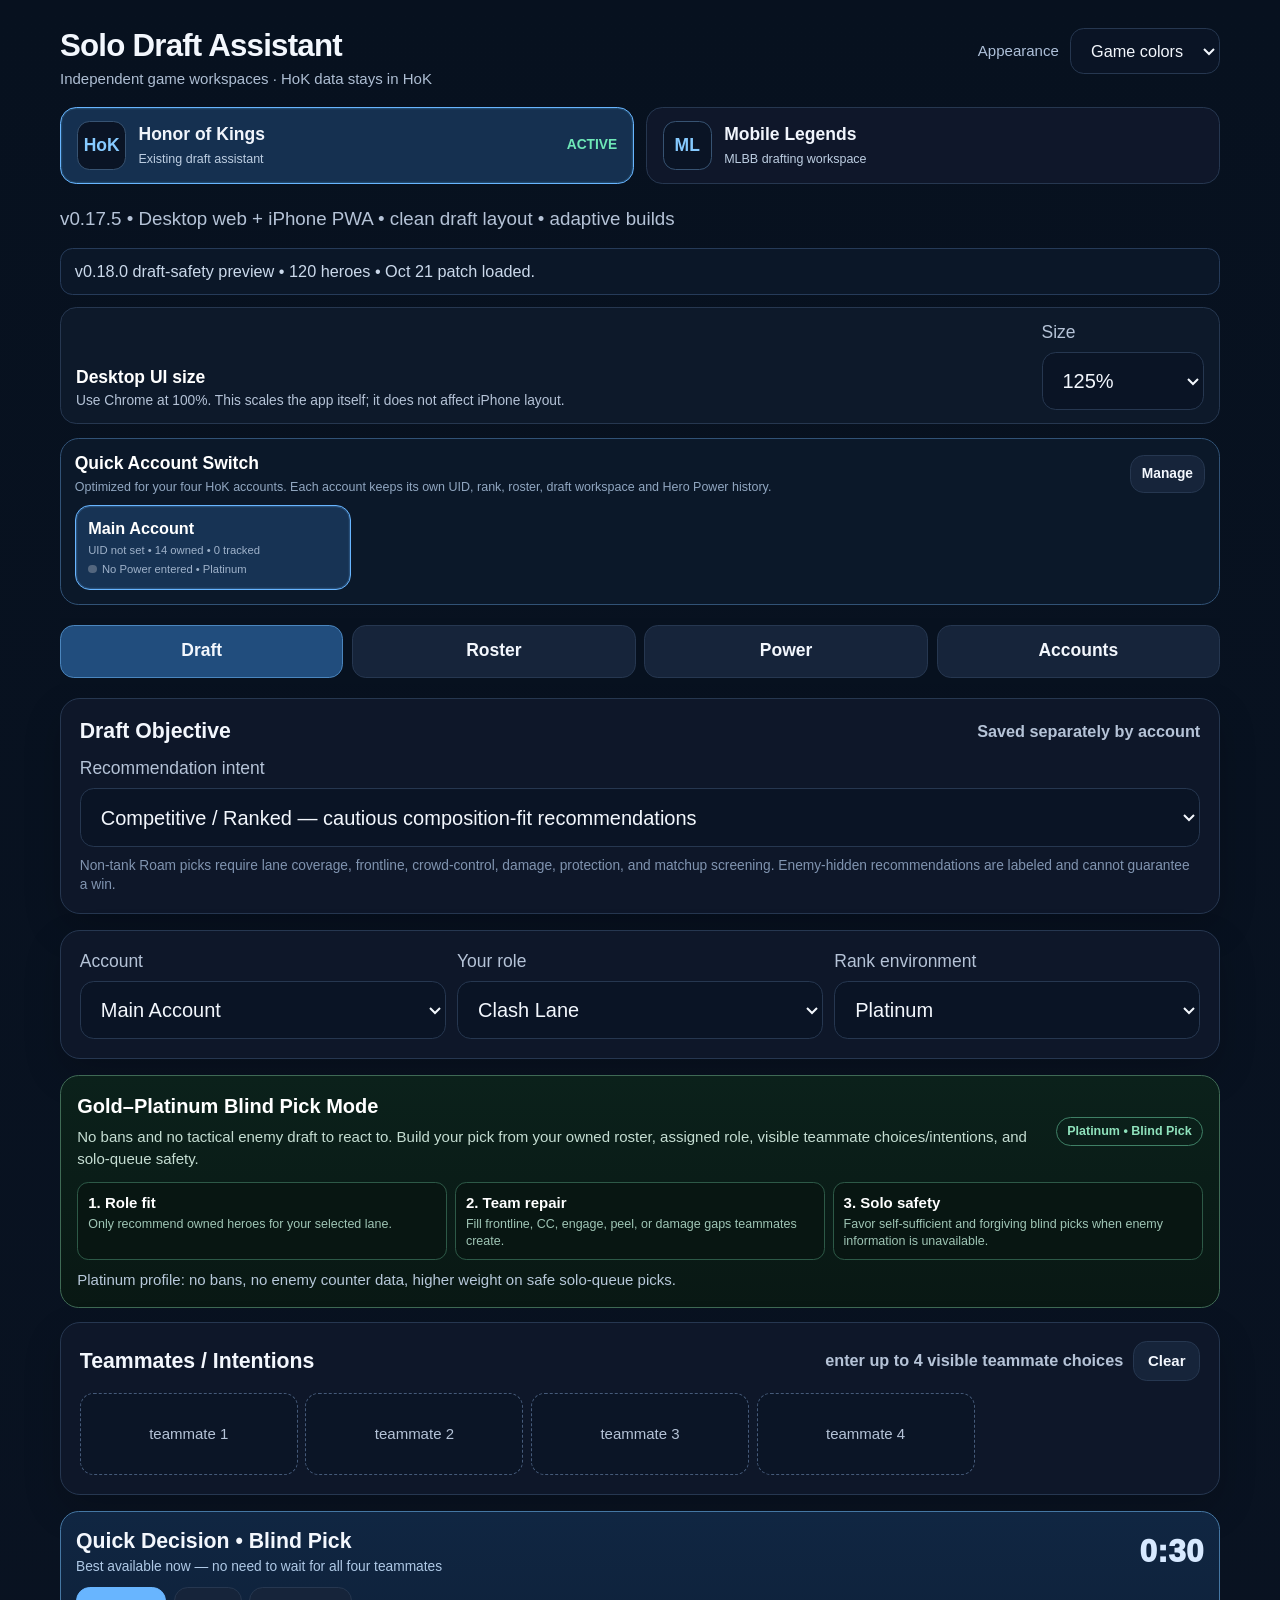
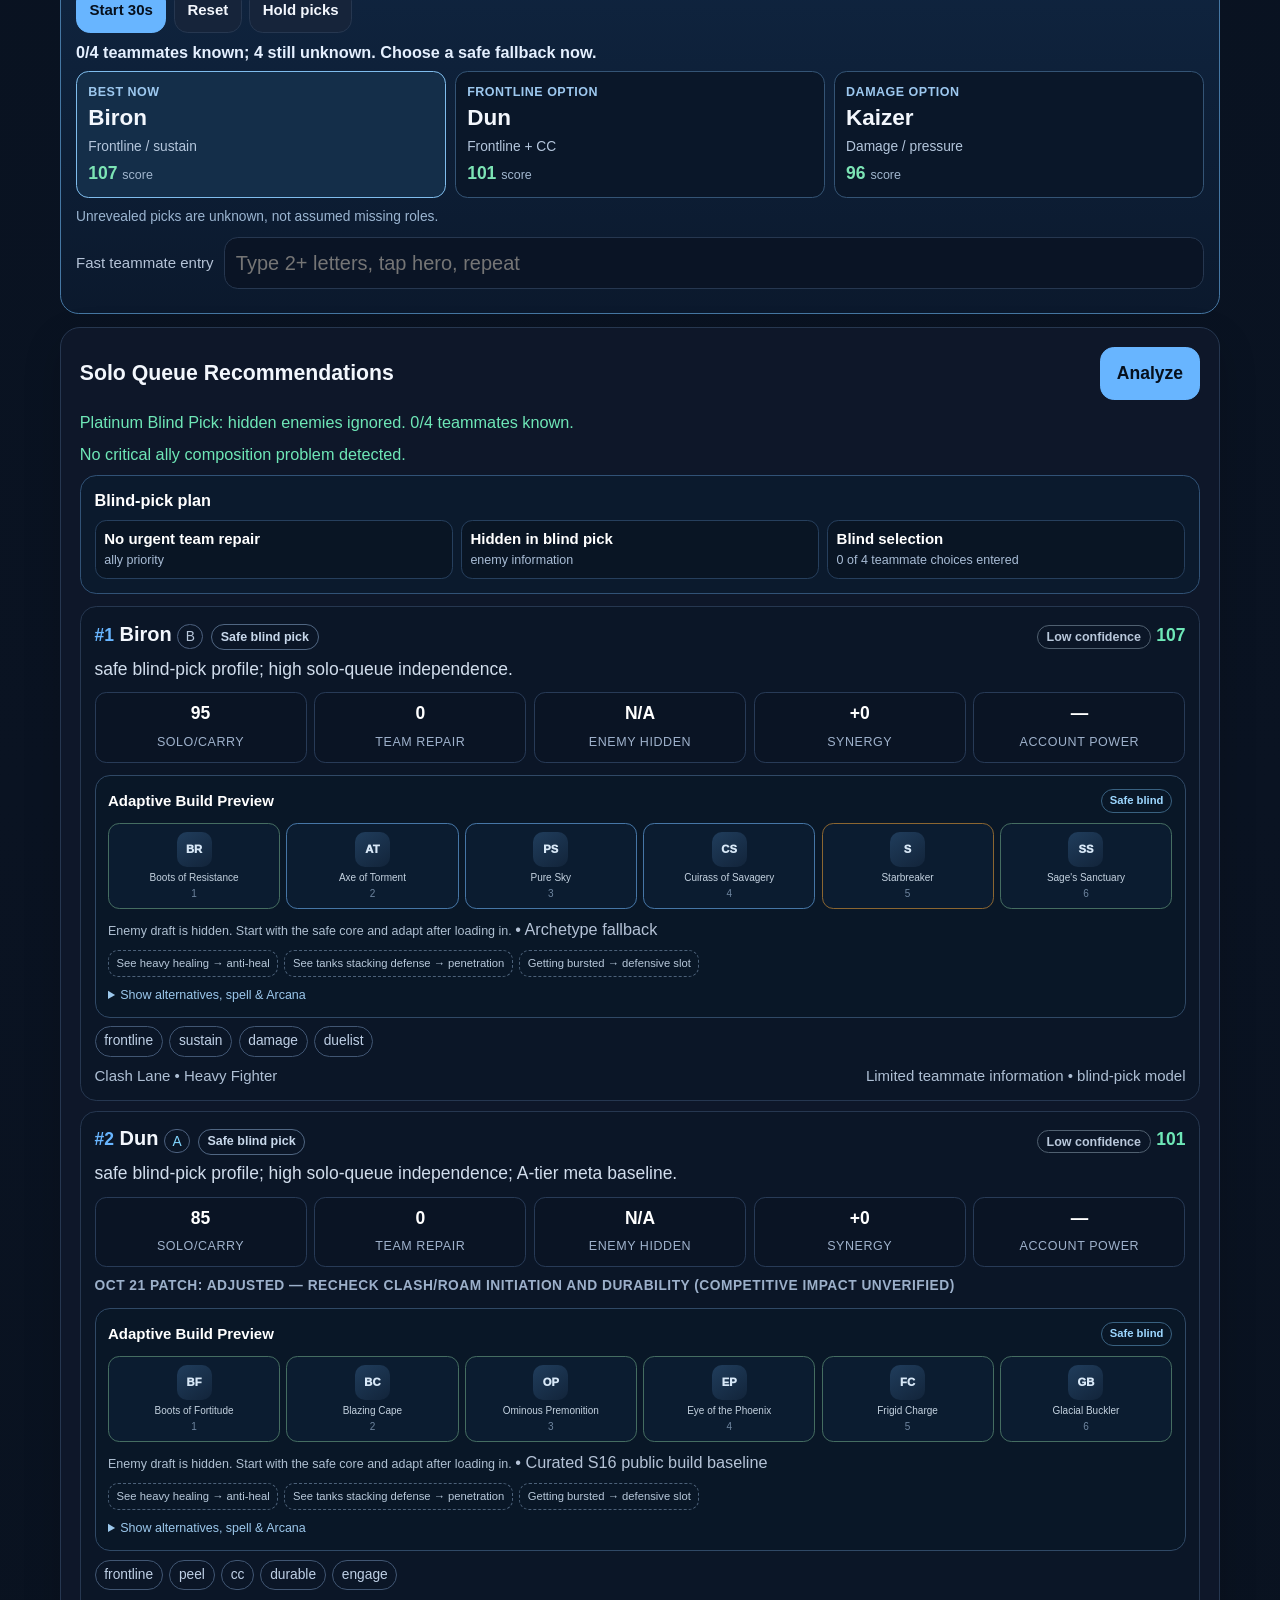
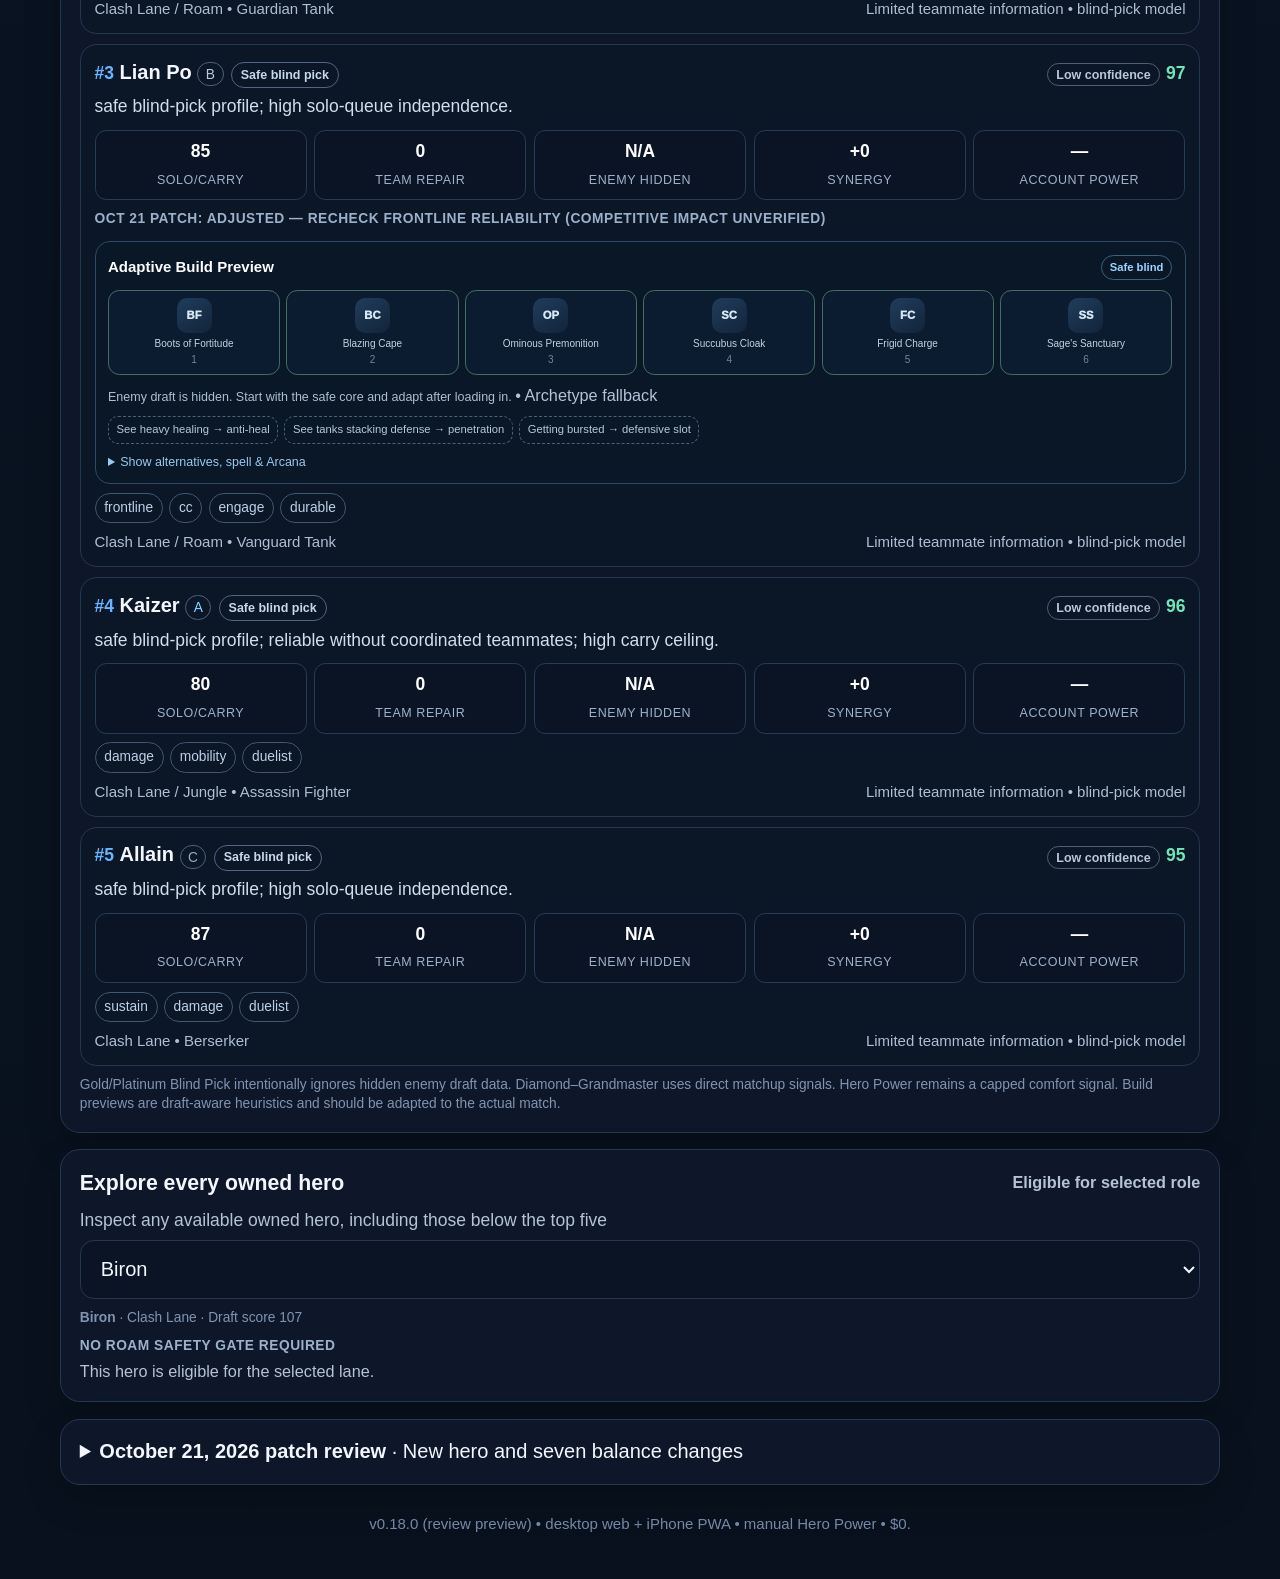
<file: index.html>
<!doctype html>
<html lang="en">
<head>
<meta charset="utf-8"/>
<meta name="viewport" content="width=device-width,initial-scale=1,viewport-fit=cover"/>
<meta name="theme-color" content="#0f172a"/>
<meta name="color-scheme" content="dark"/>
<meta name="apple-mobile-web-app-capable" content="yes"/>
<meta name="apple-mobile-web-app-status-bar-style" content="black-translucent"/>
<meta name="format-detection" content="telephone=no"/>
<meta name="mobile-web-app-capable" content="yes"/>

<title>HoK Solo Draft Assistant — iPhone</title>
<style>
:root{--bg:#07111f;--panel:#0f172a;--line:#263750;--text:#f3f7fd;--muted:#b5c3d7;--accent:#68b5ff;--good:#6ee7b7;--warn:#fbbf24;--bad:#fb7185}
*{box-sizing:border-box} body{margin:0;background:linear-gradient(180deg,#07111f,#0a1322 50%,#08111d);color:var(--text);font-family:-apple-system,BlinkMacSystemFont,"Segoe UI",Roboto,Arial,sans-serif;min-height:100vh;padding:env(safe-area-inset-top) 0 env(safe-area-inset-bottom);font-size:16px;line-height:1.35;-webkit-text-size-adjust:100%;text-size-adjust:100%}
button,input,select{font:inherit}button{color:var(--text);cursor:pointer}button:disabled{opacity:.45;cursor:not-allowed}.app{max-width:960px;margin:auto;padding:16px;transform-origin:top center}h1{font-size:27px;margin:4px 0 2px}.sub{color:var(--muted);font-size:15px;margin-bottom:14px}
.panel{background:rgba(15,23,42,.97);border:1px solid var(--line);border-radius:16px;padding:13px;margin-bottom:11px;box-shadow:0 12px 30px rgba(0,0,0,.18)}
.row{display:flex;gap:8px;align-items:center}.grow{flex:1}.grid{display:grid;grid-template-columns:repeat(3,1fr);gap:9px}
label{display:block;color:var(--muted);font-size:14px;margin-bottom:6px} select,input[type=text]{width:100%;background:#0a1425;color:var(--text);border:1px solid var(--line);border-radius:11px;padding:13px 12px;outline:none;min-height:46px}
.btn{border:1px solid var(--line);background:#16243a;color:var(--text);border-radius:11px;padding:11px 13px;font-weight:750;font-size:14px}.btn.primary{background:var(--accent);border-color:var(--accent);color:#06101d}.btn.active{background:#214d7d;border-color:#4b86be}
.tabs{display:flex;gap:7px;margin-bottom:11px;position:sticky;top:0;z-index:10;background:#07111f;padding:5px 0}.tab{flex:1}.hidden{display:none!important}.section-title{font-size:17px;font-weight:800;margin-bottom:9px;display:flex;align-items:center;justify-content:space-between;gap:8px}
.slots{display:grid;grid-template-columns:repeat(5,1fr);gap:6px}.slot{min-height:68px;border:1px dashed #455a79;border-radius:11px;padding:5px;display:flex;align-items:center;justify-content:center;text-align:center;color:var(--muted);font-size:12px;background:#0b1526;position:relative}.slot.filled{border-style:solid;color:var(--text);background:#142239}.slot .x{position:absolute;right:3px;top:0;border:0;background:transparent;color:#c4d0df;font-size:17px}.slot small{display:block;color:#b8c7da;font-size:10px;margin-top:3px}
.modebar{display:flex;gap:6px;overflow-x:auto;overflow-y:hidden;margin:8px 0;-webkit-overflow-scrolling:touch}.mode{white-space:nowrap}.hero-list{display:grid;grid-template-columns:repeat(2,1fr);gap:7px;padding-right:2px}.picker-list{max-height:none!important;overflow:visible!important}.picker-toolbar{display:flex;align-items:center;justify-content:space-between;gap:8px;margin:8px 0}.picker-toolbar .btn{padding:10px 12px}.pager{display:flex;align-items:center;justify-content:center;gap:9px;margin-top:10px}.pager .btn{min-width:104px}.pager-info{min-width:74px;text-align:center;color:var(--muted);font-size:13px}.picker-empty{grid-column:1/-1;border:1px dashed #3d526f;border-radius:11px;padding:18px;text-align:center;color:var(--muted);font-size:13px}.result-count{font-size:12px;color:var(--muted);text-align:right}
.hero{border:1px solid var(--line);background:#0c1728;border-radius:12px;padding:11px;display:flex;justify-content:space-between;gap:8px;align-items:center;color:var(--text);text-align:left;width:100%}.hero-name{font-size:16px;font-weight:850;color:#fff;letter-spacing:.1px}.hero-meta{font-size:12px;color:#c7d5e8;font-weight:600;margin-top:2px}.pill{font-size:11px;border:1px solid #4d617f;border-radius:999px;padding:3px 6px;color:#c7d5e8;white-space:nowrap}.pill.owned{color:var(--good);border-color:#2e725d}.tierS{color:#ffd166}.tierA{color:#83d7ff}.tierB{color:#b9c8db}.tierC{color:#9aa9bd}
.rec{border:1px solid var(--line);border-radius:13px;padding:11px;margin-bottom:8px;background:#0b1627}.rec-head{display:flex;justify-content:space-between;gap:8px}.rank{font-size:14px;color:var(--accent);font-weight:900}.score{font-size:14px;color:var(--good);font-weight:900}.reason{font-size:14px;color:#d2deed;margin-top:5px;line-height:1.4}.tags{display:flex;gap:5px;flex-wrap:wrap;margin-top:7px}.tag{font-size:11px;padding:4px 7px;border-radius:999px;border:1px solid #415673;color:#bfd0e6}.issues{display:flex;gap:6px;flex-wrap:wrap;margin:0 0 9px}.issue{font-size:12px;padding:5px 8px;border-radius:999px;background:#2a2016;color:#ffd39a;border:1px solid #72512c}.enemyissue{background:#251a25;color:#f4c6ef;border-color:#664366}.ok{font-size:13px;color:var(--good);margin-bottom:8px}.muted{color:var(--muted);font-size:13px}.statline{display:flex;justify-content:space-between;gap:8px;color:#aebfd4;font-size:12px;margin-top:7px}.account-row{margin-bottom:7px}.footer{color:#7589a6;text-align:center;font-size:12px;padding:10px 0 20px}
.status{font-size:13px;padding:9px 11px;border-radius:10px;background:#0b1728;border:1px solid #263b59;margin-bottom:10px;color:#cbd9eb}
.breakdown{display:grid;grid-template-columns:repeat(4,1fr);gap:6px;margin-top:9px}.metric{background:#0a1424;border:1px solid #283b57;border-radius:9px;padding:7px;text-align:center}.metric strong{display:block;font-size:14px;color:#fff}.metric span{font-size:10px;color:#9fb2cc;text-transform:uppercase;letter-spacing:.45px}.match-good{color:#7ce5ba;border-color:#2f6e5c}.match-bad{color:#ff9aad;border-color:#74404b}.syn-good{color:#9fd5ff;border-color:#376386}.source-note{font-size:11px;color:#8094b0;line-height:1.35;margin-top:8px}.recommendation-label{font-size:11px;font-weight:800;letter-spacing:.4px;text-transform:uppercase;color:#9cb0ca;margin-top:8px;margin-bottom:4px}
.draft-summary{border:1px solid #315276;background:#0b1a2d;border-radius:13px;padding:11px;margin-bottom:10px}.draft-summary-title{font-size:13px;font-weight:900;color:#fff;margin-bottom:6px}.draft-summary-grid{display:grid;grid-template-columns:repeat(3,1fr);gap:6px}.summary-cell{background:#091524;border:1px solid #263f5d;border-radius:9px;padding:7px}.summary-cell strong{display:block;color:#fff;font-size:12px}.summary-cell span{display:block;color:#a9bdd6;font-size:10px;margin-top:2px}.pick-badge{display:inline-flex;align-items:center;border:1px solid #426383;border-radius:999px;padding:3px 7px;font-size:10px;font-weight:850;margin-left:6px;color:#d7e8fb}.pick-badge.counter{color:#82e2ba;border-color:#31705a}.pick-badge.teamfix{color:#ffd78d;border-color:#765b2d}.pick-badge.synergy{color:#9fd5ff;border-color:#376386}.pick-badge.safe{color:#c8d8eb;border-color:#506682}.pick-badge.carry{color:#e5b6ff;border-color:#69477b}.pick-badge.risk{color:#ff9aad;border-color:#74404b}.confidence{font-size:10px;font-weight:850;padding:3px 7px;border-radius:999px;border:1px solid #405873;color:#bdd0e5}.confidence.high{color:#7ce5ba;border-color:#2f6e5c}.confidence.medium{color:#ffd78d;border-color:#765b2d}.confidence.low{color:#b9c8db;border-color:#506070}.warning-line{margin-top:7px;font-size:11px;color:#ffb3bf;font-weight:700}


/* v0.5 Diamond–Grandmaster live draft clock */
.draft-clock{border:1px solid #315f8c;background:linear-gradient(180deg,#0b1b30,#091523);border-radius:15px;padding:13px;margin-bottom:11px}
.clock-head{display:flex;align-items:center;justify-content:space-between;gap:10px;margin-bottom:9px}.clock-title{font-size:16px;font-weight:900;color:#fff}.clock-rank-note{font-size:11px;color:#9db5d0}
.phase-buttons{display:grid;grid-template-columns:repeat(4,1fr);gap:6px;margin-bottom:10px}.phase-btn{padding:9px 7px;font-size:12px}.phase-btn.active{background:#1f5689;border-color:#63a9e9}
.clock-main{display:grid;grid-template-columns:150px 1fr;gap:11px;align-items:stretch}.timer-box{display:flex;flex-direction:column;align-items:center;justify-content:center;background:#07111e;border:1px solid #2a4563;border-radius:13px;padding:10px;min-height:112px}.timer-value{font-size:38px;line-height:1;font-weight:950;letter-spacing:1px;color:#fff;font-variant-numeric:tabular-nums}.timer-label{font-size:10px;color:#92a9c3;text-transform:uppercase;letter-spacing:.7px;margin-top:5px}.timer-box.commit{border-color:#8b692e;background:#211a0d}.timer-box.commit .timer-value{color:#ffd477}.timer-box.emergency{border-color:#8c3d4a;background:#251116;animation:pulseUrgent .8s infinite alternate}.timer-box.emergency .timer-value{color:#ff94a7}@keyframes pulseUrgent{from{box-shadow:0 0 0 rgba(251,113,133,0)}to{box-shadow:0 0 18px rgba(251,113,133,.24)}}
.clock-controls{display:flex;gap:6px;margin-top:8px}.clock-controls .btn{padding:7px 9px;font-size:11px}.phase-guide{background:#0a1727;border:1px solid #29425f;border-radius:12px;padding:10px}.phase-guide strong{display:block;color:#fff;font-size:13px;margin-bottom:4px}.phase-guide p{margin:0;color:#c1d0e3;font-size:12px;line-height:1.4}.decision-mode{display:inline-flex;margin-top:7px;padding:4px 8px;border-radius:999px;border:1px solid #45617e;color:#cbd9e9;font-size:10px;font-weight:850;text-transform:uppercase;letter-spacing:.45px}.decision-mode.commit{color:#ffd477;border-color:#8b692e}.decision-mode.emergency{color:#ff9daf;border-color:#8c3d4a}
.phase-math{display:grid;grid-template-columns:repeat(4,1fr);gap:6px;margin-top:9px}.phase-math div{background:#081421;border:1px solid #263d58;border-radius:9px;padding:7px;text-align:center}.phase-math strong{display:block;color:#fff;font-size:11px}.phase-math span{display:block;color:#8ea5bf;font-size:9px;margin-top:2px}
.urgent-banner{border:1px solid #8c3d4a;background:#251116;color:#ffb7c3;border-radius:10px;padding:9px 10px;margin-bottom:8px;font-size:12px;font-weight:800}.commit-banner{border:1px solid #8b692e;background:#211a0d;color:#ffe0a0;border-radius:10px;padding:9px 10px;margin-bottom:8px;font-size:12px;font-weight:800}

.power-account{display:flex;justify-content:space-between;gap:12px;align-items:center;padding:11px 12px;border:1px solid var(--line);border-radius:13px;background:#0b1627;margin-bottom:10px}.power-account strong{font-size:15px}.uid-line{font-size:11px;color:#c9d7e9;margin-top:3px}.uid-missing{color:#fbbf24}.power-summary{display:grid;grid-template-columns:repeat(3,1fr);gap:8px;margin:10px 0}.power-stat{border:1px solid var(--line);background:#0b1627;border-radius:12px;padding:10px}.power-stat strong{display:block;font-size:18px;color:#fff}.power-stat span{display:block;font-size:10px;color:var(--muted);margin-top:3px}.power-row{border:1px solid var(--line);background:#0c1728;border-radius:13px;padding:11px;margin-bottom:8px}.power-row-top{display:flex;justify-content:space-between;gap:8px;align-items:flex-start}.power-current{font-size:18px;font-weight:900;color:#fff}.power-delta{font-size:10px;font-weight:800}.power-delta.up{color:var(--good)}.power-delta.down{color:var(--bad)}.power-delta.flat{color:var(--muted)}.power-controls{display:grid;grid-template-columns:1fr auto;gap:8px;margin-top:9px}.power-controls input{min-width:0}.power-history{display:flex;gap:6px;flex-wrap:wrap;margin-top:7px}.history-chip{font-size:9px;border:1px solid #40516b;border-radius:999px;padding:3px 6px;color:#bcd0e6}.account-editor{width:100%}.account-editor-grid{display:grid;grid-template-columns:minmax(0,1fr) minmax(150px,.8fr) auto;gap:8px;align-items:end}.account-editor-grid input{width:100%}.account-note{font-size:10px;color:var(--muted);margin-top:5px;line-height:1.35}.uid-badge{font-size:10px;border:1px solid #40516b;border-radius:999px;padding:4px 7px;color:#c9d7e9}.uid-badge.linked{color:var(--good);border-color:#2e725d}.power-source{font-size:10px;color:var(--muted);line-height:1.4;margin-top:8px}.power-empty{padding:14px;border:1px dashed #40516b;border-radius:12px;color:var(--muted);font-size:12px}
@media(max-width:600px){.power-summary{grid-template-columns:1fr}.account-editor-grid{grid-template-columns:1fr}.power-account{align-items:flex-start;flex-direction:column}}
@media(max-width:800px){.phase-buttons{grid-template-columns:1fr 1fr}.clock-main{grid-template-columns:1fr}.phase-math{grid-template-columns:1fr 1fr}.timer-value{font-size:42px}}

/* v0.6 Gold–Platinum blind-pick mode */
.blind-panel{border:1px solid #3f6a55;background:linear-gradient(180deg,#0b211b,#091814);border-radius:15px;padding:13px;margin-bottom:11px}
.blind-head{display:flex;align-items:center;justify-content:space-between;gap:10px}.blind-title{font-size:16px;font-weight:900;color:#fff}.blind-copy{font-size:12px;color:#c5ddd2;line-height:1.45;margin-top:5px}.blind-grid{display:grid;grid-template-columns:repeat(3,1fr);gap:6px;margin-top:10px}.blind-cell{background:#081612;border:1px solid #2d5947;border-radius:9px;padding:8px}.blind-cell strong{display:block;color:#fff;font-size:12px}.blind-cell span{display:block;color:#9fc5b5;font-size:10px;margin-top:2px}.blind-badge{font-size:10px;font-weight:850;padding:4px 8px;border:1px solid #3f8066;border-radius:999px;color:#8fe2bc;white-space:nowrap}.rank-mode-note{font-size:12px;color:#b7c8da;margin-top:8px}.blind-mode .enemy-only,.blind-mode .ban-only{display:none!important}.blind-mode #draftClock{display:none!important}.draft-mode #blindPickPanel{display:none!important}
@media(max-width:700px){.blind-grid{grid-template-columns:1fr}}

/* v0.3.3 desktop display scaling: approximates browser zoom without changing Chrome itself */
.scale-panel{display:flex;align-items:end;gap:10px;margin-bottom:11px;padding:10px 12px;background:#0d192a;border:1px solid var(--line);border-radius:13px}
.scale-panel .scale-copy{flex:1;min-width:0}.scale-panel .scale-title{font-weight:850;font-size:14px;color:#fff}.scale-panel .scale-note{font-size:11px;color:var(--muted);margin-top:2px}.scale-panel select{width:130px;min-width:130px}
@media(min-width:801px){
  body[data-ui-scale="100"] .app{zoom:1}
  body[data-ui-scale="115"] .app{zoom:1.15}
  body[data-ui-scale="125"] .app{zoom:1.25}
  body[data-ui-scale="135"] .app{zoom:1.35}
  .panel{padding:15px;margin-bottom:13px}
  .hero-list{grid-template-columns:repeat(2,minmax(0,1fr));gap:9px}
  .hero{min-height:58px;padding:11px}
  .slot{min-height:66px}
}
@media(max-width:800px){
  body .app{zoom:1!important;max-width:800px}
  .scale-panel{display:none}
}
@media(max-width:600px){.draft-summary-grid{grid-template-columns:1fr}.breakdown{grid-template-columns:repeat(2,1fr)}.app{padding:12px}.hero-name{font-size:16px}.hero-meta{font-size:12px}.pill{font-size:10px}.grid{grid-template-columns:1fr 1fr}.hero-list{grid-template-columns:1fr}.slots{gap:5px}.slot{min-height:56px}.rankfield{grid-column:1/-1}}

/* v0.8 quick account switcher */
.account-switch-shell{border:1px solid #315276;background:#0b1829;border-radius:15px;padding:11px;margin-bottom:11px}.account-switch-head{display:flex;align-items:center;justify-content:space-between;gap:10px;margin-bottom:8px}.account-switch-title{font-size:14px;font-weight:900;color:#fff}.account-switch-note{font-size:10px;color:#91a7c1;margin-top:2px}.quick-accounts{display:grid;grid-template-columns:repeat(4,minmax(0,1fr));gap:7px}.quick-account{border:1px solid #314762;background:#0a1424;border-radius:12px;padding:9px 10px;text-align:left;min-width:0;transition:border-color .12s,background .12s,transform .12s}.quick-account:hover{border-color:#4f7196}.quick-account.active{background:#173354;border-color:#68b5ff;box-shadow:inset 0 0 0 1px rgba(104,181,255,.22)}.quick-account-name{font-size:13px;font-weight:900;color:#fff;white-space:nowrap;overflow:hidden;text-overflow:ellipsis}.quick-account-meta{font-size:9px;color:#9fb2ca;margin-top:3px;white-space:nowrap;overflow:hidden;text-overflow:ellipsis}.quick-account-rank{display:inline-block;margin-top:5px;font-size:9px;font-weight:850;border:1px solid #425c79;border-radius:999px;padding:2px 6px;color:#c9d8e9}.quick-account.active .quick-account-rank{color:#8fd3ff;border-color:#4c83b2}.quick-account-empty{grid-column:1/-1;color:var(--muted);font-size:11px;padding:6px}.account-profile-grid{display:grid;grid-template-columns:minmax(0,1fr) minmax(150px,.9fr) minmax(130px,.7fr) auto;gap:8px;align-items:end}.account-profile-grid input,.account-profile-grid select{width:100%}.active-account-summary{font-size:11px;color:#b9cce2}.manage-accounts-btn{padding:7px 9px;font-size:11px}
@media(max-width:760px){.quick-accounts{grid-template-columns:repeat(2,minmax(0,1fr))}.account-profile-grid{grid-template-columns:1fr 1fr}.account-profile-grid .profile-save-wrap{grid-column:1/-1}.account-profile-grid .profile-save-wrap .btn{width:100%}}
@media(max-width:430px){.quick-accounts{grid-template-columns:1fr 1fr}.quick-account{padding:8px}.quick-account-name{font-size:12px}.account-profile-grid{grid-template-columns:1fr}}


/* v0.11 Camp Power dashboard + account-aware drafting */
.sync-dashboard{border:1px solid #34516f;background:linear-gradient(180deg,#0a1b2f,#091624);border-radius:14px;padding:12px;margin-bottom:11px}
.sync-top{display:flex;justify-content:space-between;gap:12px;align-items:flex-start}.sync-title{font-size:15px;font-weight:900;color:#fff}.sync-sub{font-size:10px;color:#9db2cb;margin-top:3px;line-height:1.4}
.sync-badge{font-size:10px;font-weight:900;padding:5px 8px;border-radius:999px;border:1px solid #4b607b;color:#b8c9dc;white-space:nowrap}.sync-badge.good{color:#7ce5ba;border-color:#2f6e5c}.sync-badge.stale{color:#ffd28c;border-color:#76572e}
.sync-grid{display:grid;grid-template-columns:repeat(4,1fr);gap:7px;margin-top:9px}.sync-cell{border:1px solid #2d4059;background:#091524;border-radius:10px;padding:8px}.sync-cell strong{display:block;color:#fff;font-size:13px}.sync-cell span{display:block;color:#94a9c1;font-size:9px;margin-top:2px}
.sync-actions{display:flex;gap:7px;flex-wrap:wrap;margin-top:9px}.sync-primary{font-size:13px;padding:11px 14px}
.stale-warning{border:1px solid #75572d;background:#241b0d;color:#ffd28c;border-radius:10px;padding:8px 10px;font-size:11px;font-weight:750;margin-top:8px}
.power-toolbar{display:grid;grid-template-columns:1fr 190px;gap:8px;margin-top:8px}.power-sort-wrap label{margin-bottom:4px}
.power-sync-history{margin-top:10px;border-top:1px solid #233650;padding-top:8px}.sync-history-row{display:flex;justify-content:space-between;gap:10px;font-size:10px;color:#b7c7da;padding:5px 0;border-bottom:1px solid rgba(64,81,107,.35)}.sync-history-row:last-child{border-bottom:0}
.power-card-actions{margin-top:8px}.manual-fallback summary{font-size:10px;color:#879bb5;cursor:pointer}.manual-fallback[open] summary{color:#b8c9dc}.manual-fallback .power-controls{margin-top:7px}
.power-source-label{display:inline-block;margin-top:4px;font-size:9px;padding:2px 6px;border:1px solid #345b70;border-radius:999px;color:#8bd3ef}
.comfort-good{color:#7ce5ba;border-color:#2f6e5c}.comfort-mid{color:#9fd5ff;border-color:#376386}
.account-sync-dot{display:inline-block;width:7px;height:7px;border-radius:50%;background:#53667e;margin-right:4px}.account-sync-dot.good{background:#6ee7b7}.account-sync-dot.stale{background:#fbbf24}
@media(min-width:601px){.breakdown{grid-template-columns:repeat(5,1fr)}}
@media(max-width:700px){.sync-grid{grid-template-columns:repeat(2,1fr)}.power-toolbar{grid-template-columns:1fr}.sync-top{flex-direction:column}.sync-actions .btn{flex:1}}


/* v0.12-v0.14 reliability, Power progression and adaptive-build UI */
.sync-pipeline{display:flex;gap:5px;flex-wrap:wrap;margin-top:9px}
.sync-step{font-size:9px;font-weight:850;border:1px solid #324862;color:#7f93aa;border-radius:999px;padding:4px 7px}
.sync-step.active{border-color:#4f86bd;color:#a9d7ff;background:#0f2944}.sync-step.done{border-color:#2f6e5c;color:#7ce5ba;background:#0b2a23}.sync-step.fail{border-color:#7d3b43;color:#ff9ca7;background:#2e1015}
.sync-failure{margin-top:9px;border:1px solid #7d3b43;background:#281116;color:#ffd0d4;border-radius:11px;padding:9px 10px;font-size:11px;line-height:1.45}
.sync-failure strong{display:block;color:#fff;margin-bottom:3px}.sync-failure .row{margin-top:7px}
.data-safety{margin-top:14px;padding-top:12px;border-top:1px solid var(--line)}
.safety-grid{display:grid;grid-template-columns:repeat(3,1fr);gap:8px}.safety-card{border:1px solid #2d4059;background:#091524;border-radius:11px;padding:9px;display:flex;flex-direction:column;gap:7px}.safety-card strong{color:#fff}.safety-card span{font-size:10px;color:#97abc2;line-height:1.4}.safety-card input{font-size:10px}
.power-progress-card{border:1px solid #314760;background:#0a1728;border-radius:11px;padding:9px;margin-top:7px}
.power-mainline{display:flex;align-items:flex-end;justify-content:space-between;gap:8px}.power-mainline strong{font-size:25px;color:#fff}.power-status-pill{font-size:9px;font-weight:900;border:1px solid #50627a;border-radius:999px;padding:3px 6px;color:#b9c9dc}.power-status-pill.ranked{border-color:#756630;color:#ffe594}.power-status-pill.opportunity{border-color:#2f6e5c;color:#7ce5ba}
.progress-track{height:7px;border-radius:999px;background:#17263a;overflow:hidden;margin-top:7px}.progress-fill{height:100%;background:linear-gradient(90deg,#4d8fd0,#77d6b2);border-radius:999px}
.power-break-grid{display:grid;grid-template-columns:repeat(3,1fr);gap:6px;margin-top:8px}.power-break-cell{border:1px solid #273b52;border-radius:9px;padding:7px;background:#091321}.power-break-cell strong{display:block;color:#fff;font-size:12px}.power-break-cell span{display:block;font-size:8px;color:#8ea4bd;margin-top:2px}
.power-advice{margin-top:8px;border-left:3px solid #4d8fd0;padding:6px 8px;background:#0a1a2c;border-radius:0 8px 8px 0;font-size:10px;color:#bed0e2;line-height:1.45}.power-advice strong{color:#fff}
.extended-missing{font-size:9px;color:#8297b0;margin-top:6px}
.manual-metrics{display:grid;grid-template-columns:repeat(4,1fr);gap:6px;margin-top:7px}.manual-metrics input{min-width:0}
.build-preview{margin-top:10px;border:1px solid #304966;background:#091727;border-radius:12px;padding:10px}.build-head{display:flex;justify-content:space-between;gap:8px;align-items:center}.build-title{font-weight:900;color:#fff;font-size:12px}.build-badge{font-size:9px;font-weight:900;border:1px solid #396180;color:#9dd7ff;border-radius:999px;padding:3px 6px}
.item-strip{display:grid;grid-template-columns:repeat(6,1fr);gap:5px;margin-top:8px}.item-card{border:1px solid #344a64;background:#0b1c30;border-radius:9px;padding:6px 4px;text-align:center;min-width:0}.item-card.core{border-color:#4676a6}.item-card.counter{border-color:#8b6631}.item-card.defense{border-color:#456d61}.item-card .item-icon{width:28px;height:28px;margin:0 auto 4px;border-radius:8px;background:linear-gradient(145deg,#203d5c,#12243a);display:flex;align-items:center;justify-content:center;color:#d8e8f7;font-weight:950;font-size:9px}.item-card .item-name{font-size:8px;line-height:1.15;color:#c4d2e0;word-break:break-word}.item-card .item-num{font-size:8px;color:#6f86a0;margin-top:3px}
.build-reason{font-size:10px;color:#aebfd1;line-height:1.45;margin-top:7px}.build-swaps{display:flex;gap:5px;flex-wrap:wrap;margin-top:7px}.swap-chip{font-size:9px;border:1px dashed #4c6179;border-radius:8px;padding:4px 6px;color:#b7c8da}
.build-details{margin-top:8px}.build-details summary{font-size:10px;color:#9cc8ec;cursor:pointer}.build-variants{display:grid;grid-template-columns:repeat(3,1fr);gap:6px;margin-top:7px}.variant-card{border:1px solid #2b4058;border-radius:9px;padding:7px;background:#081421}.variant-card.recommended{border-color:#4679a8}.variant-card strong{display:block;color:#fff;font-size:10px}.variant-card span{display:block;color:#8fa5bd;font-size:8px;margin-top:3px;line-height:1.35}
.diag-list{font-size:9px;color:#93a9c1;margin-top:7px}.diag-line{display:flex;justify-content:space-between;gap:8px;padding:3px 0;border-bottom:1px solid rgba(70,90,115,.25)}.diag-line:last-child{border-bottom:0}
@media(max-width:760px){.safety-grid{grid-template-columns:1fr}.item-strip{grid-template-columns:repeat(3,1fr)}.build-variants{grid-template-columns:1fr}.power-break-grid{grid-template-columns:repeat(2,1fr)}.manual-metrics{grid-template-columns:1fr 1fr}}


/* v0.16 manual-first Hero Power */
.quick-power-panel{margin:12px 0;border:1px solid #35516e;background:#091727;border-radius:12px;padding:10px}
.quick-power-head{display:flex;justify-content:space-between;gap:10px;align-items:center}
.quick-power-head strong{display:block;color:#fff;font-size:12px}
.quick-power-head span{display:block;color:#8fa6bd;font-size:9px;margin-top:2px}
.quick-actions{display:flex;gap:6px;flex-wrap:wrap}
.quick-power-grid{display:grid;grid-template-columns:repeat(4,1fr);gap:7px;margin-top:9px}
.quick-power-item{border:1px solid #2e445c;background:#081421;border-radius:10px;padding:7px}
.quick-power-item.dirty{border-color:#78662e;background:#171507}
.quick-power-label{display:flex;justify-content:space-between;gap:6px;align-items:center;margin-bottom:5px}
.quick-power-label strong{font-size:10px;color:#fff;overflow:hidden;text-overflow:ellipsis;white-space:nowrap}
.quick-power-label span{font-size:8px;color:#8097af}
.quick-power-input{width:100%;box-sizing:border-box;background:#07111d;color:#fff;border:1px solid #334c67;border-radius:8px;padding:7px 8px;font-size:13px;font-weight:850}
.quick-power-input:focus{outline:2px solid #4c8ccb;outline-offset:1px}
.manual-power-card{border:1px solid #314760;background:#0a1728;border-radius:11px;padding:9px;margin-top:7px}
.manual-power-stats{display:grid;grid-template-columns:repeat(3,1fr);gap:6px;margin-top:8px}
.manual-power-stats>div{border:1px solid #273b52;border-radius:9px;padding:7px;background:#091321}
.manual-power-stats strong{display:block;color:#fff;font-size:12px}.manual-power-stats span{display:block;font-size:8px;color:#8ea4bd;margin-top:2px}
.manual-primary{display:flex;gap:6px;align-items:center;margin-top:9px}.manual-primary .power-input{max-width:190px}
.manual-note{font-size:9px;color:#8198b0;margin-top:5px}
@media(max-width:1100px){.quick-power-grid{grid-template-columns:repeat(3,1fr)}}
@media(max-width:760px){.quick-power-grid{grid-template-columns:repeat(2,1fr)}.quick-power-head{align-items:flex-start;flex-direction:column}.manual-power-stats{grid-template-columns:1fr 1fr}}


/* v0.16.2 iPhone / PWA compatibility */
html{background:#07111f;min-height:100%}
body{min-height:100vh;min-height:100dvh;padding:env(safe-area-inset-top) env(safe-area-inset-right) env(safe-area-inset-bottom) env(safe-area-inset-left);overscroll-behavior-y:none}
button,.btn,.tab,.mode,.hero,.quick-account,.roster-hero{touch-action:manipulation;-webkit-tap-highlight-color:rgba(104,181,255,.16)}
.mobile-readiness{display:none;border:1px solid #315276;background:#0b1829;border-radius:14px;padding:10px;margin-bottom:11px}
.mobile-ready-head{display:flex;justify-content:space-between;align-items:center;gap:8px}
.mobile-ready-head strong{font-size:13px;color:#fff}.mobile-ready-head span{font-size:9px;font-weight:900;border:1px solid #43617e;border-radius:999px;padding:3px 7px;color:#bcd0e5}
.mobile-ready-grid{display:grid;grid-template-columns:repeat(4,1fr);gap:6px;margin-top:8px}
.mobile-ready-grid>div{border:1px solid #2b4059;background:#091524;border-radius:9px;padding:7px}
.mobile-ready-grid strong{display:block;color:#fff;font-size:11px}.mobile-ready-grid span{display:block;color:#8fa5be;font-size:8px;margin-top:2px}
.mobile-ready-note{font-size:9px;color:#a9bdd3;line-height:1.45;margin-top:7px}
.mobile-install-help{margin-top:7px}.mobile-install-help summary{font-size:10px;color:#9dcfff;cursor:pointer}.mobile-install-help div{font-size:9px;line-height:1.5;color:#a9bdd3;padding-top:6px}
@media(max-width:600px){
  body{font-size:16px}
  .app{padding:10px 10px calc(16px + env(safe-area-inset-bottom));width:100%;overflow-x:hidden}
  h1{font-size:23px;line-height:1.15}
  .sub{font-size:13px}
  .mobile-readiness{display:block}
  .tabs{top:env(safe-area-inset-top);padding:6px 0;background:rgba(7,17,31,.97);backdrop-filter:blur(10px);-webkit-backdrop-filter:blur(10px)}
  .tab{min-height:46px;padding:9px 6px;font-size:12px}
  .btn{min-height:44px;padding:10px 12px}
  input,select,textarea,.quick-power-input,.power-input{font-size:16px!important;min-height:44px}
  .modebar{scrollbar-width:none}.modebar::-webkit-scrollbar{display:none}
  .mode{min-height:42px}
  .slots{display:flex;overflow-x:auto;overscroll-behavior-x:contain;scroll-snap-type:x proximity;padding-bottom:4px}
  .slot{flex:0 0 88px;min-height:64px;scroll-snap-align:start}
  .hero-list{grid-template-columns:1fr}
  .hero{min-height:58px}
  .quick-power-grid{grid-template-columns:1fr 1fr}
  .quick-power-input{padding:10px}
  .quick-power-item{padding:8px}
  .item-strip{grid-template-columns:repeat(3,1fr)}
  .phase-buttons{grid-template-columns:1fr 1fr}
  .clock-main{grid-template-columns:1fr}
  .timer-box{min-height:98px}
  .panel{border-radius:14px;padding:11px}
  .sync-actions{display:grid;grid-template-columns:1fr}
  .sync-actions .btn{width:100%}
  .account-switch-head{align-items:flex-start;flex-direction:column}
  .quick-account{min-height:62px}
  .power-row{overflow:hidden}
  .manual-primary{align-items:stretch}.manual-primary .power-input{max-width:none;flex:1}
  .manual-primary .btn{flex:0 0 auto}
}
@media(max-width:430px){
  .mobile-ready-grid{grid-template-columns:1fr 1fr}
  .quick-power-grid{grid-template-columns:1fr}
  .quick-accounts{grid-template-columns:1fr 1fr}
  .statline{flex-direction:column;gap:3px}
  .build-head{align-items:flex-start}
}
@media(display-mode:standalone){
  body{background:#07111f}
  .mobile-mode-standalone{display:block}
}


/* v0.16.2 — Gold / Platinum Quick Decision */
.quick-decision{border:1px solid #4577a3;background:linear-gradient(180deg,#102642,#0b192d);border-radius:15px;padding:12px;margin-bottom:11px}
.quick-head{display:flex;justify-content:space-between;align-items:center;gap:10px;margin-bottom:8px}
.quick-head strong{font-size:17px}.quick-head small{display:block;color:#afc9e6;font-size:11px;margin-top:2px}
.quick-time{font-size:25px;font-weight:950;letter-spacing:.4px;font-variant-numeric:tabular-nums;color:#d7e9ff}
.quick-time.commit{color:#ffd47b}.quick-time.emergency{color:#ff9dab}
.quick-tools{display:flex;flex-wrap:wrap;gap:6px;align-items:center;margin-bottom:7px}
.quick-tools .btn{padding:8px 10px;min-height:37px;font-size:12px}
.quick-note{font-size:13px;font-weight:750;color:#e5f0ff;margin:6px 0}
.quick-choice-grid{display:grid;grid-template-columns:repeat(3,minmax(0,1fr));gap:7px}
.quick-card{border:1px solid #345475;background:#0a1729;border-radius:10px;padding:9px;min-width:0}
.quick-first{border-color:#80bded;background:#142e49}
.quick-label{font-size:10px;letter-spacing:.4px;font-weight:900;color:#9dc8ef}
.quick-card strong{display:block;font-size:18px;line-height:1.2;margin-top:3px;overflow-wrap:anywhere}
.quick-sub{font-size:11px;color:#b4c6dc;margin-top:5px}.quick-score{font-size:14px;color:#7ce4b5;font-weight:900;margin-top:5px}.quick-score span{font-size:10px;color:#a1b6ce;font-weight:500}
.quick-uncertainty{font-size:11px;color:#9bb5d1;margin-top:7px;line-height:1.4}
.quick-commit{border-color:#85652b}.quick-emergency{border-color:#9b4954}
.quick-emergency .quick-card:not(:first-child){display:none}
.quick-entry{display:flex;align-items:center;gap:8px;margin-top:9px}
.quick-entry label{font-size:12px;white-space:nowrap;margin:0}.quick-entry input{min-height:39px!important;padding:9px;font-size:16px}
.quick-matches{display:flex;flex-wrap:wrap;gap:5px;margin-top:7px}
.quick-match{border:1px solid #3a607f;border-radius:9px;padding:8px;background:#102844;text-align:left;min-height:37px;font-size:12px}
.quick-match small{font-size:10px;color:#adbed4;margin-left:4px}
@media(max-width:600px){
 .quick-decision{padding:9px}.quick-head strong{font-size:15px}.quick-time{font-size:22px}
 .quick-card{padding:7px}.quick-card strong{font-size:14px}.quick-label{font-size:9px}.quick-sub{font-size:9px}
 .quick-tools .btn{min-height:39px}.quick-entry{display:block}.quick-entry label{margin-bottom:6px}
}

/* v0.17.5 focused draft layout: contextual slot search only when a slot is selected */
.draft-slot-tools{display:flex;gap:8px;align-items:center}
.draft-slot-tools #clearDraft{min-height:32px;padding:5px 11px;font-size:12px}
.slot-entry{border:1px solid #426c9c;background:#0b1e35;border-radius:11px;padding:10px;margin-top:10px}
.slot-entry-head{display:flex;justify-content:space-between;align-items:center;gap:10px;margin-bottom:7px}
.slot-entry-head strong{font-size:13px}
.slot-entry-head .btn{min-height:32px;font-size:12px}
.slot-entry-matches{display:grid;grid-template-columns:repeat(2,minmax(0,1fr));gap:6px;margin-top:9px;max-height:190px;overflow:auto}
.slot-entry-match{background:#132944;border:1px solid #30577c;text-align:left;padding:9px 11px;border-radius:8px;font-size:13px;font-weight:650}
.slot-entry-match:hover,.slot-entry-match:focus-visible{border-color:#68b5ff;background:#1d3d5f}
.slot-entry-match small{display:block;color:var(--muted);font-size:10px;font-weight:400;margin-top:3px}
@media(max-width:560px){.draft-slot-tools{gap:5px}.draft-slot-tools #allySectionHint{font-size:10px}.draft-slot-tools #clearDraft{padding:5px 8px}.slot-entry-matches{grid-template-columns:1fr}}
</style>
<link rel="manifest" href="./manifest.webmanifest"/>
<link rel="apple-touch-icon" href="./icons/icon-180.png"/>
<link rel="icon" type="image/png" sizes="192x192" href="./icons/icon-192.png"/>
<link rel="stylesheet" href="./game-switch.css"/>
<script src="./game-switch.js" defer></script>
</head>
<body>
<div class="app">
<h1>HoK Solo Draft Assistant</h1>
<div class="sub">v0.17.5 • Desktop web + iPhone PWA • clean draft layout • adaptive builds</div>
<div id="status" class="status">v0.17.5 loading…</div>
<div id="mobileReadiness" class="mobile-readiness">
  <div class="mobile-ready-head"><strong>iPhone Compatibility Check</strong><span id="mobileModeBadge">Checking…</span></div>
  <div class="mobile-ready-grid">
    <div><strong id="mobileViewport">—</strong><span>viewport</span></div>
    <div><strong id="mobileStorage">—</strong><span>local data</span></div>
    <div><strong id="mobileOffline">—</strong><span>offline cache</span></div>
    <div><strong id="mobileInstall">—</strong><span>app mode</span></div>
  </div>
  <div id="mobileReadyNote" class="mobile-ready-note">Checking Safari/PWA capabilities…</div>
  <details class="mobile-install-help"><summary>iPhone setup / data transfer</summary>
    <div>For a full PWA test, open the HTTPS-hosted iPhone build in Safari, use Share → Add to Home Screen, then launch it from the Home Screen. Desktop and iPhone browser storage are separate, so use Accounts → Export Backup on desktop and Validate & Restore on iPhone.</div>
  </details>
</div>
<div class="scale-panel" id="scalePanel">
  <div class="scale-copy">
    <div class="scale-title">Desktop UI size</div>
    <div class="scale-note">Use Chrome at 100%. This scales the app itself; it does not affect iPhone layout.</div>
  </div>
  <div>
    <label for="uiScale">Size</label>
    <select id="uiScale">
      <option value="100">100%</option>
      <option value="115">115%</option>
      <option value="125">125%</option>
      <option value="135">135%</option>
    </select>
  </div>
</div>

<div class="account-switch-shell" id="accountSwitchShell">
  <div class="account-switch-head">
    <div><div class="account-switch-title">Quick Account Switch</div><div class="account-switch-note">Optimized for your four HoK accounts. Each account keeps its own UID, rank, roster, draft workspace and Hero Power history.</div></div>
    <button type="button" class="btn manage-accounts-btn" id="manageAccountsBtn">Manage</button>
  </div>
  <div class="quick-accounts" id="quickAccounts"></div>
</div>

<div class="tabs" id="mainTabs">
<button type="button" class="btn tab active" data-tab="draft">Draft</button>
<button type="button" class="btn tab" data-tab="roster">Roster</button>
<button type="button" class="btn tab" data-tab="power">Power</button>
<button type="button" class="btn tab" data-tab="accounts">Accounts</button>
</div>

<section id="draftTab">
<div class="panel"><div class="section-title"><span>Draft Objective</span><span class="muted">Saved separately by account</span></div>
<label for="matchIntent">Recommendation intent</label><select id="matchIntent">
<option value="ranked">Competitive / Ranked — cautious composition-fit recommendations</option>
<option value="normal">Normal Match / Learning — consider more playable hero alternatives</option>
</select><div class="source-note">Non-tank Roam picks require lane coverage, frontline, crowd-control, damage, protection, and matchup screening. Enemy-hidden recommendations are labeled and cannot guarantee a win.</div>
</div>
<div class="panel"><div class="grid">
<div><label>Account</label><select id="accountSelect"></select></div>
<div><label>Your role</label><select id="roleSelect"><option>Clash Lane</option><option>Jungle</option><option>Mid Lane</option><option>Farm Lane</option><option>Roam</option></select></div>
<div class="rankfield"><label>Rank environment</label><select id="rankSelect"><option>Gold</option><option>Platinum</option><option>Diamond</option><option>Master</option><option>Grandmaster</option></select></div>
</div></div>
<div class="blind-panel" id="blindPickPanel">
  <div class="blind-head"><div><div class="blind-title">Gold–Platinum Blind Pick Mode</div><div class="blind-copy">No bans and no tactical enemy draft to react to. Build your pick from your owned roster, assigned role, visible teammate choices/intentions, and solo-queue safety.</div></div><span class="blind-badge" id="blindRankBadge">Blind Pick</span></div>
  <div class="blind-grid"><div class="blind-cell"><strong>1. Role fit</strong><span>Only recommend owned heroes for your selected lane.</span></div><div class="blind-cell"><strong>2. Team repair</strong><span>Fill frontline, CC, engage, peel, or damage gaps teammates create.</span></div><div class="blind-cell"><strong>3. Solo safety</strong><span>Favor self-sufficient and forgiving blind picks when enemy information is unavailable.</span></div></div>
  <div class="rank-mode-note" id="rankModeNote">Gold profile active.</div>
</div>
<div class="draft-clock" id="draftClock">
  <div class="clock-head"><div><div class="clock-title">Diamond–Grandmaster Live Draft Clock</div><div class="clock-rank-note" id="clockRankNote">Phase-aware decision support</div></div><span class="pill" id="phaseTotalLabel">Pick phase: ~200s total</span></div>
  <div class="phase-buttons" id="phaseButtons">
    <button type="button" class="btn phase-btn" data-phase="intention">Intention • 20s</button>
    <button type="button" class="btn phase-btn" data-phase="ban">Ban Turn • 30s</button>
    <button type="button" class="btn phase-btn active" data-phase="pick">Pick Turn • 20s</button>
    <button type="button" class="btn phase-btn" data-phase="adjustment">Adjustment • 20s</button>
  </div>
  <div class="clock-main">
    <div class="timer-box" id="timerBox"><div class="timer-value" id="timerValue">00:20</div><div class="timer-label" id="timerLabel">pick turn remaining</div><div class="clock-controls"><button type="button" class="btn primary" id="timerStart">Start</button><button type="button" class="btn" id="timerReset">Reset</button></div></div>
    <div class="phase-guide"><strong id="phaseGuideTitle">Pick Turn — make the decision, not the whole analysis</strong><p id="phaseGuideText">Enter the visible ally/enemy picks first. The assistant keeps recommendations live so when your turn arrives you should already be choosing among the top few owned heroes.</p><span class="decision-mode" id="decisionMode">Normal decision mode</span></div>
  </div>
  <div class="phase-math"><div><strong>15–20s</strong><span>pre-ban / intention</span></div><div><strong>~60–90s</strong><span>ban phase total</span></div><div><strong>10 × 20s</strong><span>up to ~200s picks</span></div><div><strong>20s</strong><span>adjust / trade</span></div></div>
</div>
<div class="panel">
<div class="section-title"><span id="allySectionTitle">Allies</span><span class="draft-slot-tools"><span class="muted" id="allySectionHint">tap a slot, then a hero</span><button type="button" class="btn" id="clearDraft">Clear</button></span></div><div class="slots" id="allySlots"></div>
<div class="enemy-only"><div class="section-title" style="margin-top:13px"><span>Enemies</span></div><div class="slots" id="enemySlots"></div></div>
<div class="ban-only"><div class="section-title" style="margin-top:13px"><span>Bans</span></div><div class="slots" id="banSlots"></div></div>
<div id="slotEntryPanel" class="slot-entry hidden" aria-label="Draft slot hero search">
  <div class="slot-entry-head"><strong id="slotEntryTitle">Choose a hero</strong><button type="button" class="btn" id="slotEntryClose">Cancel</button></div>
  <input type="search" id="slotEntrySearch" placeholder="Search hero or alias (2+ letters)" autocomplete="off" aria-label="Search hero for selected draft slot"/>
  <div class="slot-entry-matches" id="slotEntryMatches" aria-live="polite"></div>
</div>
</div>
<div class="quick-decision hidden" id="quickDecisionPanel">
  <div class="quick-head"><div><strong>Quick Decision • Blind Pick</strong><small>Best available now — no need to wait for all four teammates</small></div><span class="quick-time" id="quickTime">0:30</span></div>
  <div class="quick-tools"><button type="button" class="btn primary" id="quickStart">Start 30s</button><button type="button" class="btn" id="quickReset">Reset</button><button type="button" class="btn" id="quickHold">Hold picks</button></div>
  <div class="quick-note" id="quickNote">Ready when you are.</div>
  <div class="quick-choice-grid" id="quickChoices"></div>
  <div class="quick-uncertainty" id="quickUncertainty"></div>
  <div class="quick-entry"><label for="quickAllyInput">Fast teammate entry</label><input id="quickAllyInput" type="text" autocomplete="off" placeholder="Type 2+ letters, tap hero, repeat" /></div>
  <div class="quick-matches" id="quickAllyMatches"></div>
</div>
<div class="panel"><div class="section-title"><span>Solo Queue Recommendations</span><button type="button" class="btn primary" id="analyzeBtn">Analyze</button></div><div id="teamIssues"></div><div id="draftSummary"></div><div id="recommendations"><div class="muted">Recommendations update automatically as teammate selections change.</div></div><div class="source-note">Gold/Platinum Blind Pick intentionally ignores hidden enemy draft data. Diamond–Grandmaster uses direct matchup signals. Hero Power remains a capped comfort signal. Build previews are draft-aware heuristics and should be adapted to the actual match.</div></div>
<div class="panel"><div class="section-title"><span>Explore every owned hero</span><span class="muted">Eligible for selected role</span></div>
<label for="heroExplorer">Inspect any available owned hero, including those below the top five</label>
<select id="heroExplorer"></select><div id="heroExplorerResult" class="source-note" aria-live="polite"></div></div>
<div class="panel"><details><summary><strong>October 21, 2026 patch review</strong> · New hero and seven balance changes</summary>
<div class="source-note">New: <strong>Dunshan</strong> (Roam, tank/support). Provisional profile: projectile-blocking shield, enemy displacement and tower protection.</div>
<div class="source-note">Buffed: <strong>Sun Ce, Yuhuan, Lady Sun, Arke.</strong> Reassess role strength, carry support, and dive threats.</div>
<div class="source-note">Adjusted: <strong>Zilong, Lian Po, Dun.</strong> Reassess their damage, durability and reliability as frontline or Jungle picks.</div>
<div class="source-note">No automatic tier promotion or numerical win-rate claims until post-patch data is validated. Cosmetic and event updates do not affect the draft model.</div>
<div class="source-note"><a href="https://www.honorofkings.com/global-en/news-detail.html?content_id=aca43154a906da4284abe1ea47fe9521f856&amp;father_content_id=aca43154a906da4284abe1ea47fe9521f856&amp;sid=576" target="_blank" rel="noopener noreferrer">Official October 21 update announcement</a></div>
</details></div>
</section>

<section id="rosterTab" class="hidden"><div class="panel"><div class="section-title"><span>Owned Heroes</span><span class="muted"><span id="ownedCount"></span> / 120</span></div><input id="rosterSearch" type="text" placeholder="Search hero, alias, lane or archetype..."/><div class="modebar" id="rosterFilters"></div><div class="hero-list" id="rosterList"></div></div></section>

<section id="powerTab" class="hidden">
<div class="panel">
  <div class="section-title"><span>Hero Power Tracker</span><span class="muted">account-specific Camp data</span></div>

  <div class="sync-dashboard">
    <div class="sync-top">
      <div>
        <div class="sync-title">Honor of Kings Camp Sync</div>
        <div class="sync-sub">Manual-first mode: enter Hero Power yourself. The Chrome extension remains the desktop home for the assistant and can open the active account's Camp profile as a reference.</div>
      </div>
      <span id="campSyncBadge" class="sync-badge">NOT SYNCED</span>
    </div>
    <div class="sync-grid" id="campSyncSummary"></div>
    <div id="campStaleWarning"></div>
    <div class="sync-actions">
      <button type="button" class="btn primary sync-primary" id="campOpenProfile">Open Camp Profile</button>
      <button type="button" class="btn" id="campCopyHelper">Quick Power Entry</button>
    </div>
    <div id="campSyncInfo" class="muted" style="margin-top:7px">Open Camp when you want to check current Hero Power, then enter the value below.</div>
    <div id="syncPipeline" style="display:none"></div>
    <div id="syncFailureBox" style="display:none"></div>
</div>

  <div id="powerAccountHeader"></div>
  <div class="power-summary" id="powerSummary"></div>

  <div class="power-toolbar">
    <input id="powerSearch" type="text" placeholder="Search an owned or Camp-tracked hero..."/>
    <div class="power-sort-wrap">
      <label for="powerSort">Sort</label>
      <select id="powerSort">
        <option value="highest">Highest Power</option>
        <option value="gain">Biggest Gain</option>
        <option value="loss">Biggest Loss</option>
        <option value="lowest">Lowest Power</option>
        <option value="name">Hero Name</option>
      </select>
    </div>
  </div>

  <div class="modebar" id="powerLaneFilters"></div>
  <div id="quickPowerPanel" class="quick-power-panel">
    <div class="quick-power-head">
      <div><strong>Quick Power Entry</strong><span>Owned heroes • Enter saves and advances to the next hero</span></div>
      <div class="quick-actions"><button type="button" class="btn" id="saveAllPower">Save All Changed</button><button type="button" class="btn" id="clearPowerDrafts">Clear Unsaved</button></div>
    </div>
    <div id="quickPowerGrid" class="quick-power-grid"></div>
  </div>
  <div id="powerList" style="margin-top:9px"></div>

  <details class="power-sync-history">
    <summary class="muted" style="cursor:pointer">Manual Power history</summary>
    <div id="campSyncHistory"></div>
  </details>

  <div class="power-source">Hero Power is manual in v0.16. Each save stays account-specific and keeps current Power, personal best, timestamped history, and Draft comfort scoring.</div>
</div>
</section>

<section id="accountsTab" class="hidden"><div class="panel"><div class="section-title"><span>Accounts</span><span class="muted">label + HoK UID + rank + separate data</span></div>
<div class="account-editor"><div class="account-editor-grid"><div><label>Account label</label><input id="newAccountName" type="text" placeholder="e.g. Main / Alt Account"/></div><div><label>HoK UID</label><input id="newAccountUid" type="text" inputmode="numeric" autocomplete="off" placeholder="Enter UID"/></div><button type="button" class="btn primary" id="addAccount">Add Account</button></div><div class="account-note">No HoK password is requested. Each account profile stores its own rank, owned roster, current draft workspace and Hero Power history. The UID is only the account identifier.</div></div>
<div id="accountList" style="margin-top:12px"></div>
<div class="data-safety">
  <div class="section-title"><span>Data Safety</span><span class="muted">local, portable, recoverable</span></div>
  <div class="safety-grid">
    <div class="safety-card"><strong>Backup</strong><span>Export all accounts, rosters, Power history, ranking targets and settings.</span><button type="button" class="btn" id="exportBackup">Export Backup</button></div>
    <div class="safety-card"><strong>Restore</strong><span>Validate a backup before replacing current local data.</span><input id="importBackupFile" type="file" accept=".json,application/json"/><button type="button" class="btn" id="importBackup">Validate & Restore</button></div>
    <div class="safety-card"><strong>Diagnostics</strong><span>Export sanitized sync states, endpoint names and errors. No auth headers are collected.</span><button type="button" class="btn" id="exportDiagnostics">Export Diagnostics</button></div>
  </div>
  <div class="account-note" id="backupStatus">Automatic pre-migration and last-known-good snapshots are kept locally when possible.</div>
</div></div></section>
<div class="footer">v0.18.0 (review preview) • desktop web + iPhone PWA • manual Hero Power • $0.</div>
</div>

<script src="./draft-safety.js?v=0180-dunshan"></script>
<script src="./app.js?v=0180-dunshan"></script>
</body></html>
</file>
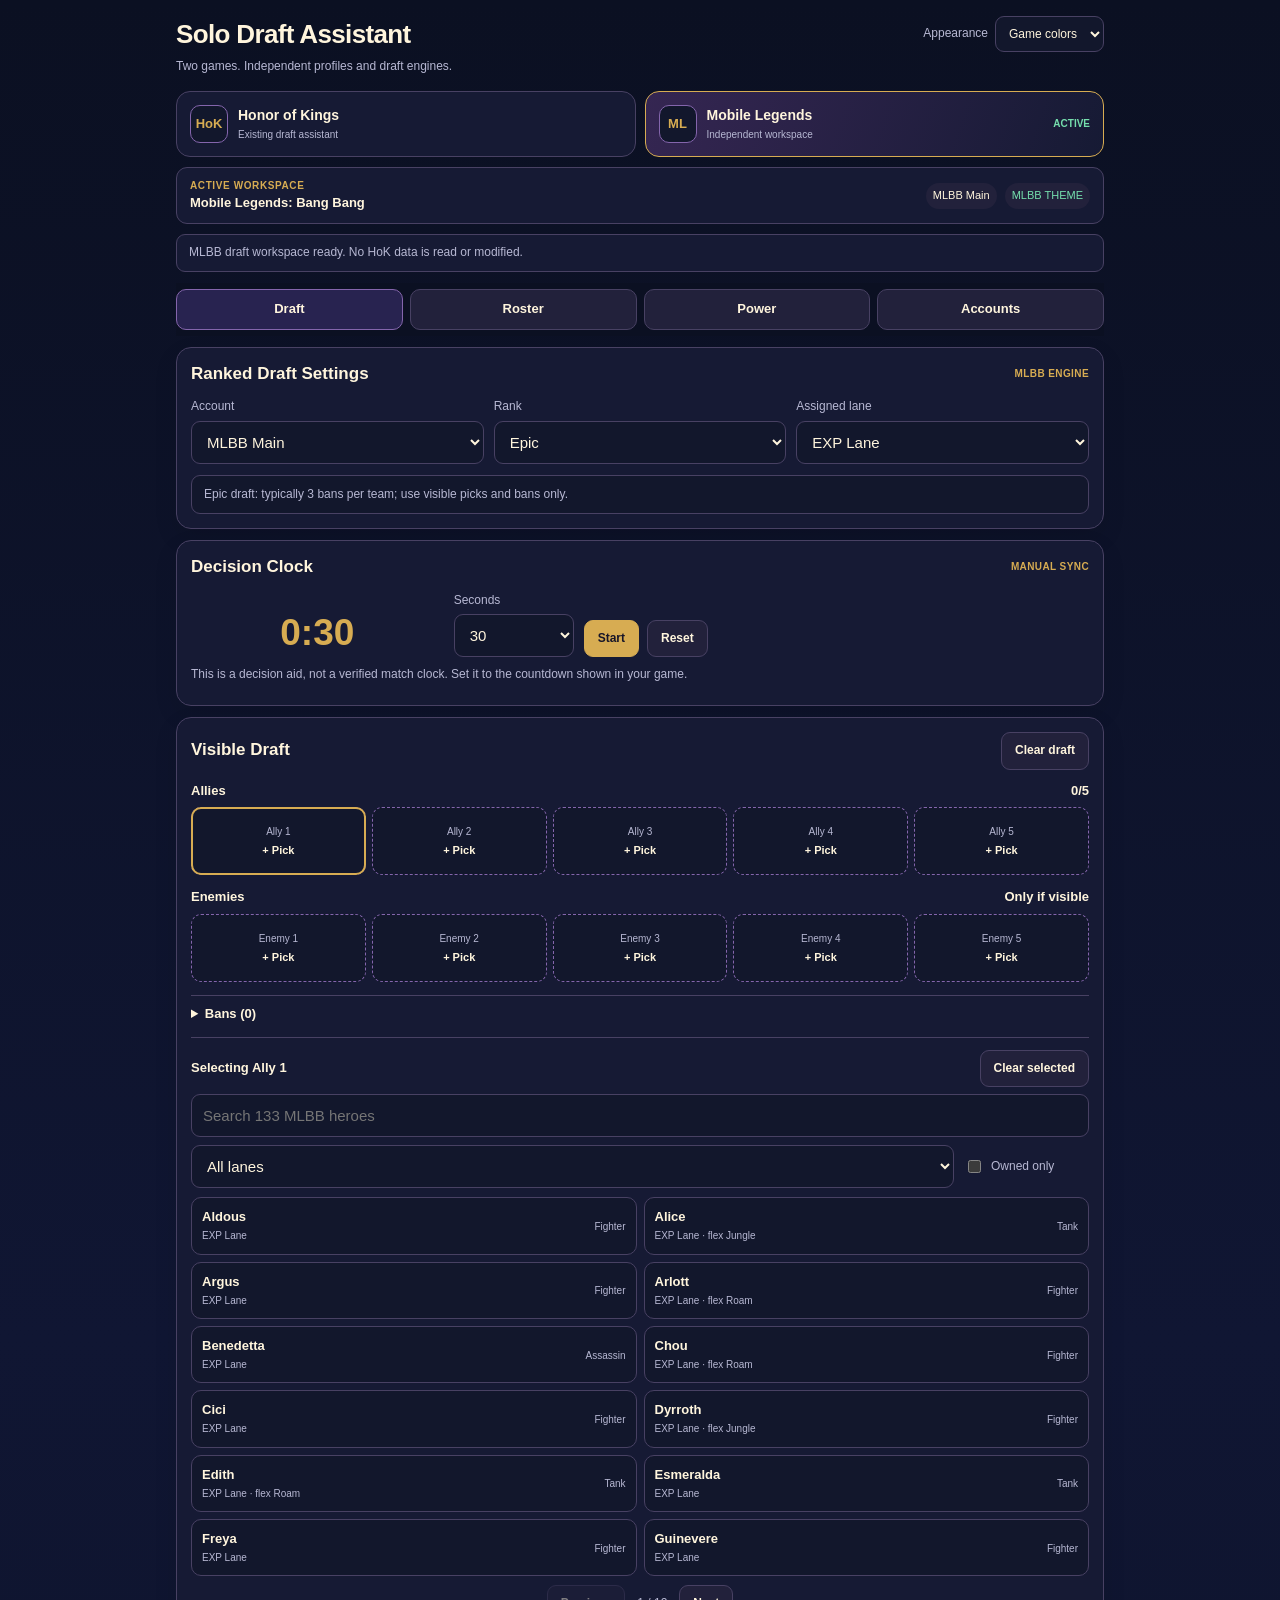
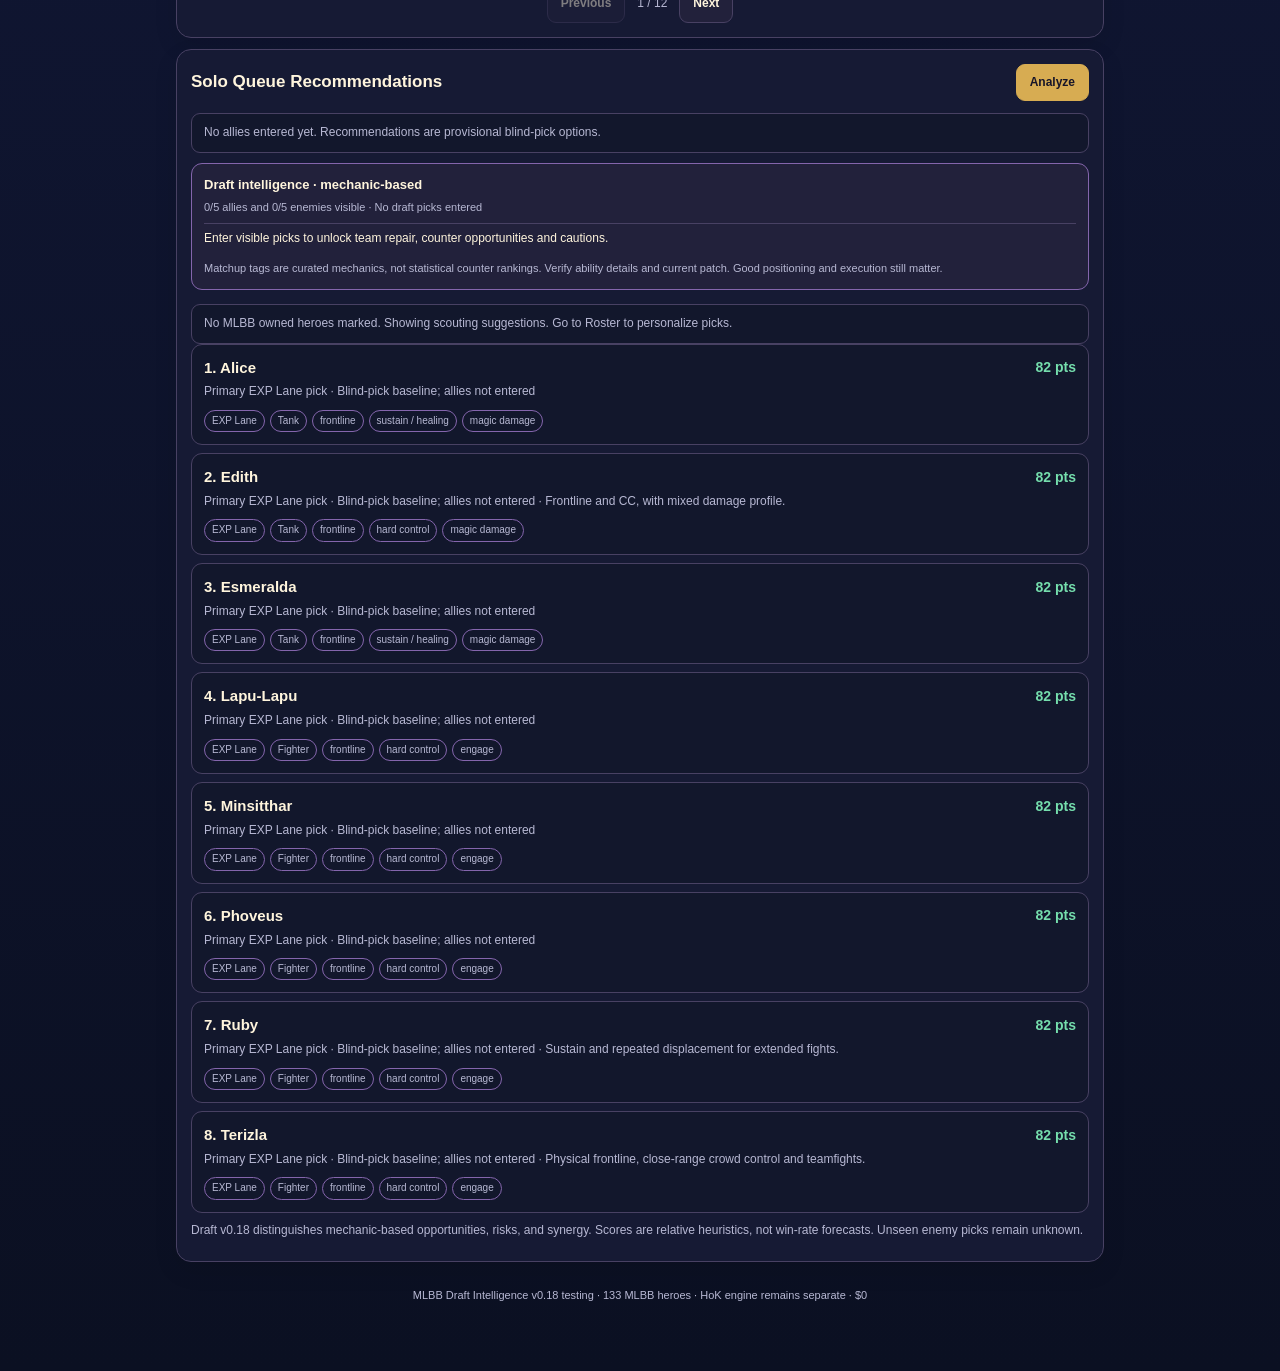
<file: mlbb/index.html>
<!doctype html>
<html lang="en" data-theme="native">
<head><meta charset="utf-8"><meta name="viewport" content="width=device-width,initial-scale=1,viewport-fit=cover"><meta name="color-scheme" content="dark"><meta name="theme-color" content="#0b1022"><title>MLBB Solo Draft Assistant</title><style>:root{--bg:#0b1022;--bg2:#101633;--panel:#161a34;--surface:#22213b;--border:#484163;--border-hi:#8465ac;--accent:#d7ac52;--accent-dark:#171528;--text:#fff5dd;--muted:#b7b8d3;--good:#75dead;--warn:#f4c876;--bad:#ff929e;--field:#12172c;--nav:#282350;--glow:#352652}
html[data-theme="classic"]{--bg:#07111f;--bg2:#0a1322;--panel:#0f172a;--surface:#16243a;--border:#263750;--border-hi:#4b86be;--accent:#68b5ff;--accent-dark:#07111f;--text:#f3f7fd;--muted:#b5c3d7;--good:#6ee7b7;--warn:#fbbf24;--bad:#fb7185;--field:#0a1425;--nav:#214d7d;--glow:#153050}
*{box-sizing:border-box}html{background:var(--bg)}body{margin:0;min-height:100vh;color:var(--text);background:linear-gradient(180deg,var(--bg),var(--bg2) 45%,var(--bg));font:15px/1.45 -apple-system,BlinkMacSystemFont,"Segoe UI",Roboto,Arial,sans-serif;padding:env(safe-area-inset-top) 0 env(safe-area-inset-bottom)}.app{max-width:960px;margin:auto;padding:16px 16px 32px}h1{font-size:26px;margin:0;font-weight:850;letter-spacing:-.025em}h2{margin:0;font-size:17px}p{margin:8px 0}a{color:inherit;text-decoration:none}input,button,select{font:inherit}button{cursor:pointer;color:var(--text)}button:disabled{opacity:.45;cursor:default}input,select{background:var(--field);border:1px solid var(--border);border-radius:9px;min-height:43px;padding:9px 11px;color:var(--text);max-width:100%;width:100%}input[type="checkbox"]{width:auto;min-height:0;accent-color:var(--accent)}label{font-size:12px;color:var(--muted);display:block;margin-bottom:5px}input:focus,select:focus,button:focus-visible,a:focus-visible{outline:2px solid var(--accent);outline-offset:2px}.hidden{display:none!important}.site-head{display:flex;align-items:start;justify-content:space-between;flex-wrap:wrap;gap:12px}.heading p{color:var(--muted);font-size:12px;margin:4px 0 0}.theme-line{display:flex;gap:7px;align-items:center}.theme-line label{margin:0}.theme-line select{width:auto;min-height:36px;font-size:12px;padding:6px 9px}.games{display:grid;grid-template-columns:1fr 1fr;gap:9px;margin:16px 0 10px}.game{display:flex;align-items:center;gap:10px;border:1px solid var(--border);border-radius:14px;background:var(--panel);min-height:66px;padding:10px 13px}.game.current{border-color:var(--accent);background:linear-gradient(110deg,var(--glow),var(--panel))}.game:hover{border-color:var(--border-hi)}.game-icon{min-width:38px;height:38px;display:grid;place-items:center;border-radius:10px;border:1px solid var(--border-hi);background:var(--field);font-weight:900;color:var(--accent);font-size:13px}.game b{display:block;font-size:14px}.game small{display:block;color:var(--muted);font-size:10px;margin-top:3px}.active{margin-left:auto;color:var(--good);font-size:10px}.workspace{border:1px solid var(--border);background:var(--panel);border-radius:11px;padding:11px 13px;display:flex;justify-content:space-between;gap:10px;align-items:center}.workspace b{display:block;font-size:13px}.overline{font-size:10px;color:var(--accent);display:block;font-weight:700;letter-spacing:.06em}.workspace-right{display:flex;gap:8px;align-items:center;flex-wrap:wrap;font-size:11px}.workspace-right>span{background:var(--surface);padding:5px 7px;border-radius:100px}.workspace-right .ready{color:var(--good)}#status{font-size:12px;margin:10px 0;background:var(--panel);border:1px solid var(--border);padding:9px 12px;border-radius:9px;color:var(--muted)}.tabs{display:flex;gap:7px;margin:11px 0;position:sticky;top:0;background:var(--bg);padding:6px 0;z-index:10}.tab{flex:1;background:var(--surface);border:1px solid var(--border);border-radius:10px;padding:10px 7px;font-size:13px;font-weight:750}.tab.active{background:var(--nav);border-color:var(--border-hi);color:var(--text)}.panel{background:var(--panel);border:1px solid var(--border);border-radius:15px;padding:14px;margin-bottom:11px;box-shadow:0 9px 25px rgba(0,0,0,.09)}.section-head{display:flex;justify-content:space-between;align-items:center;gap:10px;margin:0 0 12px}.small-flag{font-size:10px;color:var(--accent);font-weight:800;letter-spacing:.04em}.form-grid{display:grid;grid-template-columns:repeat(3,minmax(0,1fr));gap:10px}.info{font-size:12px;color:var(--muted);background:var(--field);border:1px solid var(--border);border-radius:9px;padding:10px 12px;margin-top:11px}.btn{border-radius:9px;border:1px solid var(--border);background:var(--surface);padding:9px 13px;font-size:12px;font-weight:750;min-height:37px}.btn.primary{background:var(--accent);color:var(--accent-dark);border-color:var(--accent)}.subtle{font-size:12px;color:var(--muted);line-height:1.5}.clock-grid{display:grid;grid-template-columns:1fr 120px 2fr;gap:10px;align-items:end}.timer{font-size:37px;font-weight:900;line-height:1;text-align:center;color:var(--accent);font-variant-numeric:tabular-nums;padding:6px}.timer.low{color:var(--bad)}.clock-buttons{display:flex;gap:8px}.deck{margin-bottom:13px}.line-head{display:flex;justify-content:space-between;align-items:center;font-size:13px;font-weight:800;margin-bottom:7px}.line-head span+span{color:var(--muted);font-size:11px;font-weight:500}.slot-grid{display:grid;grid-template-columns:repeat(5,minmax(0,1fr));gap:6px}.slot{min-height:68px;display:grid;align-content:center;gap:4px;background:var(--field);border:1px dashed var(--border-hi);border-radius:10px;padding:5px;cursor:pointer;color:var(--muted);text-align:center;overflow:hidden}.slot .slot-type{font-size:10px}.slot strong{font-size:11px;color:var(--text);overflow-wrap:anywhere;line-height:1.25}.slot.filled{border-style:solid;background:var(--surface)}.slot.selected{outline:2px solid var(--accent);outline-offset:-2px}.slot:hover{border-color:var(--accent)}.ban-grid{grid-template-columns:repeat(5,minmax(0,1fr));margin-top:9px}details{border-top:1px solid var(--border);padding-top:9px}summary{cursor:pointer;font-weight:750;font-size:13px}.picker{margin-top:13px;border-top:1px solid var(--border);padding-top:12px}.picker-controls{display:flex;gap:10px;align-items:center;margin:8px 0}.picker-controls select{flex:1}.inline-check{min-width:125px;display:flex;gap:7px;align-items:center;margin:0;font-size:12px}.hero-list,.roster-grid{display:grid;grid-template-columns:repeat(2,minmax(0,1fr));gap:7px;margin:9px 0}.hero-item{display:flex;align-items:center;justify-content:space-between;gap:8px;min-width:0;background:var(--field);border:1px solid var(--border);border-radius:10px;padding:10px;text-align:left}.hero-item:hover,.hero-item:focus{border-color:var(--accent)}.hero-item b{font-size:13px;display:block}.hero-item span,.hero-item small{font-size:10px;color:var(--muted);display:block;margin-top:2px}.hero-item .owned-tag{color:var(--good)}.hero-item .mark{padding:5px 8px;border-radius:7px;background:var(--surface);border:1px solid var(--border);white-space:nowrap;font-size:11px}.pagination{display:flex;gap:12px;align-items:center;justify-content:center}.pagination span{color:var(--muted);font-size:12px}.empty{font-size:12px;color:var(--muted);padding:15px;text-align:center;grid-column:1/-1}.issues{display:flex;flex-wrap:wrap;gap:7px;margin-bottom:12px}.issue{border:1px solid #867043;background:rgba(203,153,51,.13);color:var(--warn);font-size:11px;font-weight:650;border-radius:100px;padding:5px 9px}.safe{color:var(--good);font-size:13px}.rec{border:1px solid var(--border);background:var(--field);border-radius:11px;padding:12px;margin-bottom:8px}.rec-top{display:flex;justify-content:space-between;align-items:center;gap:6px}.rec-top strong{font-size:15px}.rec-score{font-size:14px;font-weight:850;color:var(--good)}.rec-reason{font-size:12px;color:var(--muted);margin-top:5px}.pill-row{display:flex;gap:5px;flex-wrap:wrap;margin-top:9px}.pill{font-size:10px;border:1px solid var(--border-hi);color:var(--muted);border-radius:100px;padding:3px 7px}.roster-item{padding:11px;background:var(--field);border:1px solid var(--border);border-radius:10px;display:flex;align-items:center;justify-content:space-between;gap:10px}.roster-item strong{font-size:13px}.roster-item small{display:block;color:var(--muted);font-size:11px}.roster-item .btn{min-width:79px}.roster-item.owned{border-color:#297257}.power-row,.account-row{display:flex;align-items:center;justify-content:space-between;gap:10px;border-top:1px solid var(--border);padding:10px 0}.power-row small,.account-row small{color:var(--muted);display:block;font-size:11px}.power-row span{color:var(--accent);font-weight:850}.btn-holder{display:flex;align-items:end}.btn-holder button{width:100%;min-height:43px}.actions{display:flex;gap:8px;flex-wrap:wrap}.file-upload{display:inline-flex;align-items:center;justify-content:center;border:1px solid var(--border);border-radius:9px;padding:8px 12px;background:var(--surface);cursor:pointer;margin:0;font-size:12px;font-weight:750;color:var(--text)}.file-upload input{display:none}footer{text-align:center;color:var(--muted);font-size:11px;padding:15px 0 35px}
@media(max-width:600px){.app{padding:13px 11px 24px}.site-head h1{font-size:23px}.theme-line{width:100%;justify-content:space-between}.games{gap:6px}.game{padding:9px 7px;gap:6px;min-height:61px}.game-icon{min-width:28px;height:32px;font-size:11px}.game b{font-size:11px}.game small{font-size:9px}.active{display:none}.workspace{flex-wrap:wrap}.form-grid{grid-template-columns:repeat(2,minmax(0,1fr))}.btn-holder{grid-column:1/-1}.clock-grid{grid-template-columns:1fr 1fr}.clock-buttons{grid-column:1/-1}.clock-buttons .btn{flex:1}.slot{min-height:66px;padding:3px}.slot strong{font-size:10px}.panel{padding:11px}.tab{font-size:11px;padding:10px 4px}.roster-grid{grid-template-columns:1fr}}
@media(max-width:350px){.hero-list{grid-template-columns:1fr}.form-grid{grid-template-columns:1fr}.picker-controls{flex-wrap:wrap}.inline-check{min-width:0}}
.intel-brief{border:1px solid var(--border-hi);border-radius:11px;padding:12px;margin:10px 0 14px;background:var(--surface)}
.intel-brief strong{display:block;font-size:13px;margin-bottom:5px}.intel-small{font-size:11px;color:var(--muted);margin:4px 0 8px}.intel-line{font-size:12px;line-height:1.4;padding:6px 0;border-top:1px solid var(--border)}
.counter-callout{font-size:11px;color:var(--good);margin-top:7px;line-height:1.35}
.warning-callout{font-size:11px;color:var(--warn);margin-top:7px;line-height:1.35}
.intel-minor{font-size:11px;color:var(--muted);margin-top:8px}
</style></head>
<body>
<main class="app">
<header class="site-head"><div class="heading"><h1>Solo Draft Assistant</h1><p>Two games. Independent profiles and draft engines.</p></div><div class="theme-line"><label for="appearance">Appearance</label><select id="appearance"><option value="native">Game colors</option><option value="classic">Classic blue</option></select></div></header>
<nav class="games" aria-label="Game workspaces"><a href="../index.html" class="game"><span class="game-icon">HoK</span><span><b>Honor of Kings</b><small>Existing draft assistant</small></span></a><a href="./index.html" class="game current" aria-current="page"><span class="game-icon">ML</span><span><b>Mobile Legends</b><small>Independent workspace</small></span><strong class="active">ACTIVE</strong></a></nav>
<div class="workspace"><div><span class="overline">ACTIVE WORKSPACE</span><b>Mobile Legends: Bang Bang</b></div><div class="workspace-right"><span id="accountBadge">MLBB Profile</span><span class="ready">MLBB THEME</span></div></div>
<div id="status" role="status">MLBB draft workspace ready. No HoK data is read or modified.</div>
<nav class="tabs" aria-label="Workspace sections"><button class="tab active" data-tab="draft" aria-pressed="true">Draft</button><button class="tab" data-tab="roster" aria-pressed="false">Roster</button><button class="tab" data-tab="power" aria-pressed="false">Power</button><button class="tab" data-tab="accounts" aria-pressed="false">Accounts</button></nav>
<section id="draftTab" class="page">
 <section class="panel"><div class="section-head"><h2>Ranked Draft Settings</h2><span class="small-flag">MLBB ENGINE</span></div><div class="form-grid"><div><label for="accountSelect">Account</label><select id="accountSelect"></select></div><div><label for="rankSelect">Rank</label><select id="rankSelect"><option>Warrior</option><option>Elite</option><option>Master</option><option>Grandmaster</option><option>Epic</option><option>Legend</option><option>Mythic</option><option>Mythical Honor</option><option>Mythical Glory</option><option>Mythical Immortal</option></select></div><div><label for="roleSelect">Assigned lane</label><select id="roleSelect"><option>EXP Lane</option><option>Jungle</option><option>Mid Lane</option><option>Gold Lane</option><option>Roam</option></select></div></div><div id="rankNote" class="info"></div></section>
 <section class="panel"><div class="section-head"><h2>Decision Clock</h2><span class="small-flag">MANUAL SYNC</span></div><div class="clock-grid"><div class="timer" id="timerDisplay">0:30</div><div><label for="timerSeconds">Seconds</label><select id="timerSeconds"><option value="20">20</option><option value="25">25</option><option value="30" selected>30</option><option value="35">35</option><option value="40">40</option><option value="45">45</option><option value="60">60</option></select></div><div class="clock-buttons"><button class="btn primary" id="timerStart">Start</button><button class="btn" id="timerReset">Reset</button></div></div><p class="subtle">This is a decision aid, not a verified match clock. Set it to the countdown shown in your game.</p></section>
 <section class="panel"><div class="section-head"><h2>Visible Draft</h2><button class="btn" id="clearDraft">Clear draft</button></div><div class="deck"><div class="line-head">Allies <span id="allyCount">0/5</span></div><div class="slot-grid" id="allySlots"></div></div><div class="deck"><div class="line-head">Enemies <span>Only if visible</span></div><div class="slot-grid" id="enemySlots"></div></div><details><summary>Bans <span id="banCount">(0)</span></summary><div class="slot-grid ban-grid" id="banSlots"></div></details><div class="picker"><div class="line-head"><span id="pickerMode">Select a draft slot</span><button type="button" class="btn" id="clearSlot">Clear selected</button></div><input id="heroSearch" type="search" placeholder="Search 133 MLBB heroes" autocomplete="off"><div class="picker-controls"><select id="heroLaneFilter" aria-label="Filter hero lane"><option value="all">All lanes</option><option>EXP Lane</option><option>Jungle</option><option>Mid Lane</option><option>Gold Lane</option><option>Roam</option></select><label class="inline-check"><input type="checkbox" id="ownedOnly"> Owned only</label></div><div class="hero-list" id="heroPicker"></div><div class="pagination"><button class="btn" id="prevPage">Previous</button><span id="pagerText">1 / 1</span><button class="btn" id="nextPage">Next</button></div></div></section>
 <section class="panel"><div class="section-head"><h2>Solo Queue Recommendations</h2><button class="btn primary" id="analyze">Analyze</button></div><div id="teamIssues"></div><div id="draftIntelBrief" class="intel-brief" aria-live="polite"></div><div id="recommendations"></div><p class="subtle">Draft v0.18 distinguishes mechanic-based opportunities, risks, and synergy. Scores are relative heuristics, not win-rate forecasts. Unseen enemy picks remain unknown.</p></section>
</section>
<section id="rosterTab" class="page hidden"><section class="panel"><div class="section-head"><h2>MLBB Hero Roster</h2><strong id="ownedCount">0 / 133 owned</strong></div><div class="info">Mark heroes as owned to restrict recommendations to your actual account. These selections never alter your HoK roster.</div><div class="form-grid"><div><label for="rosterSearch">Search</label><input type="search" id="rosterSearch" placeholder="Find hero"></div><div><label for="rosterLane">Lane</label><select id="rosterLane"><option value="all">All lanes</option><option>EXP Lane</option><option>Jungle</option><option>Mid Lane</option><option>Gold Lane</option><option>Roam</option></select></div></div><div class="roster-grid" id="rosterGrid"></div></section></section>
<section id="powerTab" class="page hidden"><section class="panel"><div class="section-head"><h2>MLBB Hero Power</h2><span class="small-flag">MANUAL</span></div><p class="subtle">Enter the exact Hero Power shown for each hero in MLBB. No 0–100 conversions. This is a manual entry, not an automatic MLBB account connection. Previous familiarity ratings are retained in your backups but are not treated as Hero Power.</p><div class="form-grid"><div><label for="powerHero">Hero</label><select id="powerHero"></select></div><div><label for="powerValue">Hero Power (shown in MLBB)</label><input id="powerValue" type="number" min="0" max="999999" step="1" placeholder="e.g. 2500"></div><div class="btn-holder"><button id="savePower" class="btn primary">Save Hero Power</button></div></div><div id="powerList"></div></section></section>
<section id="accountsTab" class="page hidden"><section class="panel"><div class="section-head"><h2>MLBB Accounts</h2><span class="small-flag">SEPARATE STORAGE</span></div><div class="form-grid"><div><label for="newAccountName">New profile name</label><input id="newAccountName" type="text" maxlength="40" placeholder="e.g. MLBB Main"></div><div><label for="newAccountId">Account ID (optional)</label><input id="newAccountId" type="text" maxlength="40" placeholder="Optional, no password"></div><div class="btn-holder"><button id="addAccount" class="btn primary">Add profile</button></div></div><div id="accountList"></div></section><section class="panel"><h2>Data Safety</h2><p class="subtle">MLBB uses its own storage and backup schema. This workspace rejects HoK backups to prevent accidental overwrites.</p><div class="actions"><button class="btn primary" id="exportBackup">Export MLBB backup</button><label class="file-upload">Choose MLBB JSON<input type="file" id="importFile" accept=".json,application/json"></label><button class="btn" id="importBackup">Validate &amp; restore</button></div><p class="info" id="backupInfo">Local autosave is enabled where your browser permits it.</p></section></section>
<footer>MLBB Draft Intelligence v0.18 testing · 133 MLBB heroes · HoK engine remains separate · $0</footer>
</main>
<script>/* MLBB roster primary lane: 133 heroes, Sep 29 2026, corroborated against MLBB Guides and Liquipedia.
   Traits are an INITIAL team-composition model and are not official Moonton statistics. */
'use strict';
window.MLBB_HERO_DATA=(()=>{
 const lanes={
  'EXP Lane':`Aldous|Alice|Argus|Arlott|Benedetta|Chou|Cici|Dyrroth|Edith|Esmeralda|Freya|Guinevere|Lapu-Lapu|Lukas|Masha|Minsitthar|Paquito|Phoveus|Ruby|Silvanna|Sora|Sun|Terizla|Thamuz|Uranus|X.Borg|Yu Zhong|Zilong`,
  'Jungle':`Aamon|Alpha|Alucard|Aulus|Balmond|Bane|Barats|Baxia|Fanny|Fredrinn|Gusion|Hanzo|Harley|Hayabusa|Helcurt|Hirara|Joy|Julian|Karina|Lancelot|Leomord|Ling|Martis|Natalia|Nolan|Popol and Kupa|Roger|Saber|Suyou|Yi Sun-shin|Yin`,
  'Mid Lane':`Aurora|Cecilion|Chang'e|Cyclops|Eudora|Faramis|Gord|Kadita|Kagura|Kimmy|Lunox|Luo Yi|Lylia|Nana|Novaria|Odette|Pharsa|Selena|Vale|Valentina|Valir|Vexana|Xavier|Yve|Zetian|Zhask|Zhuxin`,
  'Gold Lane':`Beatrix|Brody|Bruno|Claude|Clint|Granger|Hanabi|Harith|Irithel|Ixia|Karrie|Layla|Lesley|Melissa|Miya|Moskov|Natan|Obsidia|Wanwan`,
  'Roam':`Akai|Angela|Atlas|Badang|Belerick|Carmilla|Chip|Diggie|Estes|Floryn|Franco|Gatotkaca|Gloo|Grock|Hilda|Hylos|Jawhead|Johnson|Kaja|Kalea|Khaleed|Khufra|Lolita|Marcel|Mathilda|Minotaur|Rafaela|Tigreal`
 };
 const cls={};const set=(names,c)=>names.split('|').forEach(n=>cls[n]=c);
 set('Akai|Atlas|Belerick|Franco|Gatotkaca|Gloo|Grock|Hylos|Johnson|Khufra|Minotaur|Tigreal','Tank');
 set('Angela|Carmilla|Chip|Diggie|Estes|Floryn|Kaja|Kalea|Lolita|Marcel|Mathilda|Rafaela','Support');
 set('Alice|Esmeralda|Edith|Uranus|Fredrinn|Barats|Baxia','Tank');
 set('Aamon|Fanny|Gusion|Hanzo|Harley|Hayabusa|Helcurt|Hirara|Joy|Karina|Lancelot|Ling|Natalia|Nolan|Saber|Suyou|Benedetta|Sora','Assassin');
 set('Aurora|Cecilion|Chang\'e|Cyclops|Eudora|Faramis|Gord|Kadita|Kagura|Kimmy|Lunox|Luo Yi|Lylia|Nana|Novaria|Odette|Pharsa|Selena|Vale|Valentina|Valir|Vexana|Xavier|Yve|Zetian|Zhask|Zhuxin|Harith','Mage');
 set('Beatrix|Brody|Bruno|Claude|Clint|Granger|Hanabi|Irithel|Ixia|Karrie|Layla|Lesley|Melissa|Miya|Moskov|Natan|Obsidia|Wanwan|Popol and Kupa|Yi Sun-shin|Roger','Marksman');
 const base={
 'EXP Lane':{frontline:1,cc:1,engage:1,peel:0,sustain:1,magic:0,physical:2,burst:1,solo:2,mobility:1},
 'Jungle':{frontline:0,cc:1,engage:1,peel:0,sustain:0,magic:0,physical:2,burst:2,solo:1,mobility:2},
 'Mid Lane':{frontline:0,cc:1,engage:0,peel:1,sustain:0,magic:2,physical:0,burst:2,solo:1,mobility:1},
 'Gold Lane':{frontline:0,cc:0,engage:0,peel:0,sustain:0,magic:0,physical:2,burst:1,solo:1,mobility:1},
 'Roam':{frontline:2,cc:2,engage:2,peel:1,sustain:0,magic:0,physical:1,burst:0,solo:1,mobility:1}
 };
 const overrides={};
 // F frontline, C control, E engage, P peel, S sustain/healing, M magic, D physical, B burst, Q solo safety, V mobility.
 const codes={F:'frontline',C:'cc',E:'engage',P:'peel',S:'sustain',M:'magic',D:'physical',B:'burst',Q:'solo',V:'mobility'};
 const mod=(names,rules)=>names.split('|').forEach(n=>{overrides[n]={...(overrides[n]||{})};rules.split(',').forEach(k=>{const field=codes[k[0]],v=Number(k.slice(1));if(field)overrides[n][field]=v})});
 mod('Tigreal|Atlas|Khufra|Minotaur|Gatotkaca|Carmilla','F2,C2,E2,P1,S0');
 mod('Akai|Gloo|Grock|Chip|Johnson','F2,C2,E2,P1');
 mod('Franco|Kaja','F1,C2,E1,P1');
 mod('Lolita','F2,C2,E1,P2');mod('Belerick|Hylos','F2,C2,E1,P1');
 mod('Angela|Estes|Floryn|Rafaela','F0,C1,E0,P2,S2,M1,D0');
 mod('Diggie','F0,C1,E0,P2,S0,M1,D0');
 mod('Mathilda|Kalea','F0,C1,E1,P2,S1,M1,D0,V2');
 mod('Marcel','F0,C1,E0,P2,M1,D0');
 mod('Hilda|Khaleed|Jawhead|Badang','F1,C1,E2,P0,D2');
 mod('Edith','F2,C2,E1,P1,M2,D1,Q2');
 mod('Terizla|Ruby|Minsitthar|Yu Zhong|Lapu-Lapu|Phoveus','F2,C2,E2,S1,Q2');
 mod('Uranus|Esmeralda|Alice','F2,S2,M2,D0,C0,E1,B0,Q2');
 mod('Thamuz|Argus|Sun|Masha|Cici','F1,C0,E1,S2,D2,B1,Q2');
 mod('Paquito|Arlott|Chou|Guinevere|Silvanna','F1,C2,E2,B2,V2');
 mod('Zilong|Benedetta|Sora','F0,C1,E2,B2,V2');
 mod('Barats|Fredrinn|Baxia','F2,C2,E2,P1,S1,Q2');
 mod('Balmond|Alpha|Aulus|Leomord|Martis','F1,C1,E1,S1,D2,Q2');
 mod('Gusion|Harley|Joy|Julian|Karina','M2,D0,F0,B2,V2');
 mod('Fanny|Ling|Lancelot|Hayabusa|Nolan|Hirara|Aamon','F0,C0,E2,V2,B2,Q0');
 mod('Aurora|Eudora|Nana|Vexana|Zetian|Luo Yi|Zhuxin|Selena|Valir','C2,M2,E1');
 mod('Pharsa|Xavier|Novaria|Cecilion|Gord|Yve|Chang\'e','C1,M2,E0');
 mod('Faramis','C1,P2,S1,M2');
 mod('Harith|Kimmy','M2,D1,C0,V2');
 mod('Natan','M2,D1');
 mod('Wanwan|Claude|Moskov|Melissa','V2,D2');
 mod('Brody|Clint|Lesley|Granger','B2,D2');
 const flex={
  'EXP Lane':'Chou|Arlott|Ruby|Terizla|Gatotkaca|Hilda|Badang|Khaleed|Edith|Esmeralda',
  'Jungle':'Harith|Bane|Alice|Dyrroth|Julian|Fredrinn|Yi Sun-shin',
  'Roam':'Chou|Ruby|Edith|Faramis|Selena|Khaleed|Hilda|Baxia|Badang|Gatotkaca|Arlott',
  'Mid Lane':'Harith|Faramis|Valir|Kadita|Selena|Kimmy|Lunox',
  'Gold Lane':'Harith|Kimmy|Roger|Popol and Kupa'
 };
 const note={
  'Tigreal':'Area crowd control and initiation; needs follow-up.',
  'Atlas':'Group engage and teamfight setup.',
  'Khufra':'Anti-dash control and initiation.',
  'Minotaur':'Durable teamfight initiation with healing support.',
  'Estes':'Strong sustained healing; needs a frontline elsewhere.',
  'Angela':'Protects a diver or carry with support ultimate.',
  'Floryn':'Teamwide sustain; limited frontline presence.',
  'Rafaela':'Healing and mobility support, not a primary frontline.',
  'Diggie':'Protection against crowd-control-heavy opponents.',
  'Lolita':'Projectile defense and protective frontline.',
  'Terizla':'Physical frontline, close-range crowd control and teamfights.',
  'Ruby':'Sustain and repeated displacement for extended fights.',
  'Edith':'Frontline and CC, with mixed damage profile.',
  'Yu Zhong':'Diversion and frontline pressure in extended fights.',
  'Fanny':'Very high execution demand; do not infer player comfort.',
  'Lancelot':'Mobile dive threat; relies on mechanics.',
  'Saber':'Single-target pickoff and burst threat.',
  'Aurora':'Reliable area control and magical burst.',
  'Valir':'Anti-dive control and sustained magic damage.',
  'Nana':'Disruption and mage follow-up.',
  'Karrie':'Strong against high-health frontliners through sustained damage.',
  'Claude':'Sustained mobile marksman damage; needs protected positioning.',
  'Beatrix':'Flexible ranged damage; weapon management matters.',
  'Wanwan':'High mobility with conditional ultimate activation.'
 };
 const heroes=[];
 for(const [lane,str] of Object.entries(lanes))for(const name of str.split('|')){
   let tr={...base[lane]};const classification=cls[name]||'Fighter';
   if(lane==='Roam'&&classification==='Support')tr={...tr,frontline:0,cc:1,engage:0,peel:2,sustain:1,magic:1,physical:0};
   if(lane==='EXP Lane'&&classification==='Tank')tr={...tr,frontline:2,magic:1,physical:1};
   if(lane==='Jungle'&&classification==='Mage')tr={...tr,magic:2,physical:0};
   if(lane==='Gold Lane'&&classification==='Mage')tr={...tr,magic:2,physical:0};
   Object.assign(tr,overrides[name]||{});
   const other=Object.entries(flex).filter(([ln,st])=>ln!==lane&&st.split('|').includes(name)).map(([ln])=>ln);
   heroes.push({name,lane,flex:other,cls:classification,traits:tr,note:note[name]||''});
 }
 return Object.freeze({heroes,lanes:Object.keys(lanes),metadata:{source:'MLBB Guides + Liquipedia lane lists, patch 2.2.16 (Sep–Oct 2026)',traitModel:'Version 1 heuristic; not win-rate or official in-game stats'}});
})();
</script><script src="./draft-intelligence.js"></script><script>/* Mobile Legends Solo Draft Assistant v0.18 staging.
 * Offline heuristic. Isolated storage and JSON schema. No access to HoK state.
 */
(()=>{'use strict';
const H=window.MLBB_HERO_DATA.heroes;const byName=new Map(H.map(x=>[x.name,x]));
const KEY='mlbb_solo_draft_state_v1',THEME='solo_draft_appearance_v1';
const $=id=>document.getElementById(id);
const blanks=n=>Array(n).fill(null);
const ranks=['Warrior','Elite','Master','Grandmaster','Epic','Legend','Mythic','Mythical Honor','Mythical Glory','Mythical Immortal'];
const cleanText=(s,max=40)=>String(s??'').trim().slice(0,max);
const initial=()=>({schemaVersion:1,active:'main',accounts:[{id:'main',name:'MLBB Main',uid:'',rank:'Epic',role:'EXP Lane',owned:[],power:{},heroPower:{},allies:blanks(5),enemies:blanks(5),bans:blanks(10)}]});
const state={data:initial(),tab:'draft',slot:{kind:'allies',index:0},query:'',laneFilter:'all',rosterQuery:'',rosterLane:'all',page:0,pageSize:12,ownedOnly:false,timerSeconds:30,timerEnds:0,timerRunning:false,timerInterval:null};
function restore(){try{const raw=localStorage.getItem(KEY);if(raw){const parsed=JSON.parse(raw);const safe=validate(parsed);if(safe)state.data=safe}}catch(e){announce('Storage could not be read; in-memory mode is active.')}}
function active(){return state.data.accounts.find(x=>x.id===state.data.active)||state.data.accounts[0]}
function announce(t){$('status').textContent=t}
function uniqueKnown(a,n){return Array.from({length:n},(_,i)=>byName.has(a?.[i])?a[i]:null)}
function validate(payload){
 if(!payload||payload.schemaVersion!==1||!Array.isArray(payload.accounts)||!payload.accounts.length||payload.accounts.length>16)return null;
 const ids=new Set(),arr=[];
 for(const x of payload.accounts){if(!x||typeof x!=='object')return null;const id=cleanText(x.id,70);if(!id||ids.has(id))return null;ids.add(id);
  const owned=Array.isArray(x.owned)?[...new Set(x.owned.filter(n=>byName.has(n)))]:[];
  const power={};if(x.power&&typeof x.power==='object')for(const [n,v] of Object.entries(x.power)){if(byName.has(n)&&Number.isInteger(v)&&v>=0&&v<=100)power[n]=v}
  // Preserve pre-v0.18 familiarity in 'power' without confusing it with MLBB Hero Power.
  const heroPower={};if(x.heroPower&&typeof x.heroPower==='object'&&!Array.isArray(x.heroPower))for(const [n,v] of Object.entries(x.heroPower)){if(byName.has(n)&&Number.isInteger(v)&&v>0&&v<=999999)heroPower[n]=v}
  arr.push({id,name:cleanText(x.name)||'MLBB Profile',uid:cleanText(x.uid),rank:ranks.includes(x.rank)?x.rank:'Epic',role:window.MLBB_HERO_DATA.lanes.includes(x.role)?x.role:'EXP Lane',owned,power,heroPower,allies:uniqueKnown(x.allies,5),enemies:uniqueKnown(x.enemies,5),bans:uniqueKnown(x.bans,10)});
 }
 return {schemaVersion:1,active:ids.has(payload.active)?payload.active:arr[0].id,accounts:arr};
}
function save(){try{localStorage.setItem(KEY,JSON.stringify(state.data))}catch(e){announce('Changes are in memory only. Export a backup before closing.')}}
function escapeAttr(s){return String(s).replace(/[&<>"']/g,c=>({'&':'&amp;','<':'&lt;','>':'&gt;','"':'&quot;',"'":'&#39;'}[c]))}
function mk(tag,cls,txt){const el=document.createElement(tag);if(cls)el.className=cls;if(txt!==undefined)el.textContent=txt;return el}
function setOptions(el,values,selected){el.replaceChildren(...values.map(([value,label])=>{const o=document.createElement('option');o.value=value;o.textContent=label;return o}));if(selected!==undefined)el.value=selected}
function distinctRows(){const a=active();return [...a.allies,...a.enemies,...a.bans].filter(Boolean)}
function isPickAvailable(h){return !distinctRows().includes(h.name)}
function roleCompatible(h,lane){return h.lane===lane||h.flex.includes(lane)}
function rankInfo(rank){const i=ranks.indexOf(rank);if(i<4)return 'Below Epic: no standard draft bans. Use team-role balance for your choice.';if(rank==='Epic')return 'Epic draft: typically 3 bans per team; use visible picks and bans only.';if(rank==='Legend')return 'Legend draft: typically 4 bans per team. Counter recommendations are conditional on enemies entered.';return 'Mythic+: typically 5 bans per team. Treat draft format as an estimate if your match displays different rules.'}
function rankRender(){const a=active();$('rankNote').textContent=rankInfo(a.rank);$('rankSelect').value=a.rank;$('roleSelect').value=a.role}
function appearance(){let v='native';try{v=localStorage.getItem(THEME)==='classic'?'classic':'native'}catch(e){}$('appearance').value=v;document.documentElement.dataset.theme=v;document.querySelector('.ready').textContent=v==='classic'?'CLASSIC BLUE':'MLBB THEME'}
function showTab(n){state.tab=n;document.querySelectorAll('.tab').forEach(b=>{const on=b.dataset.tab===n;b.classList.toggle('active',on);b.setAttribute('aria-pressed',String(on))});document.querySelectorAll('.page').forEach(p=>p.classList.toggle('hidden',p.id!==n+'Tab'));if(n==='roster')renderRoster();if(n==='power')renderPower();if(n==='accounts')renderAccounts()}
function renderSlots(){const a=active();for(const kind of ['allies','enemies','bans']){const e=$(kind==='allies'?'allySlots':kind==='enemies'?'enemySlots':'banSlots');e.replaceChildren(...a[kind].map((n,i)=>{const b=mk('button','slot'+(n?' filled':'')+(state.slot.kind===kind&&state.slot.index===i?' selected':''));b.type='button';const lab=mk('span','slot-type',kind==='bans'?`Ban ${i+1}`:kind==='allies'?`Ally ${i+1}`:`Enemy ${i+1}`);const text=mk('strong','',n||'+ Pick');b.append(lab,text);b.setAttribute('aria-label',(n?'Edit ':'Set ')+kind+' '+(i+1)+(n?': '+n:''));b.addEventListener('click',()=>{state.slot={kind,index:i};renderSlots();renderPicker();$('heroSearch').focus()});return b}))}
 $('allyCount').textContent=a.allies.filter(Boolean).length+'/5';$('banCount').textContent=`(${a.bans.filter(Boolean).length})`;
 const names={allies:'Ally',enemies:'Enemy',bans:'Ban'};$('pickerMode').textContent=`Selecting ${names[state.slot.kind]} ${state.slot.index+1}`;
}
function renderPicker(){const a=active(),search=state.query.trim().toLowerCase();let arr=H.filter(h=>(state.laneFilter==='all'||roleCompatible(h,state.laneFilter))&&h.name.toLowerCase().includes(search)&&(!state.ownedOnly||a.owned.includes(h.name)));
 const pages=Math.max(1,Math.ceil(arr.length/state.pageSize));state.page=Math.min(state.page,pages-1);arr=arr.slice(state.page*state.pageSize,(state.page+1)*state.pageSize);
 const list=$('heroPicker');list.replaceChildren();
 for(const h of arr){const b=mk('button','hero-item');b.type='button';const info=mk('div');const n=mk('b','',h.name);const meta=mk('small','',h.lane+(h.flex.length?' · flex '+h.flex.join(', '):''));info.append(n,meta);if(a.owned.includes(h.name))info.append(mk('span','owned-tag','✓ Owned'));const unavailable=distinctRows().includes(h.name);const side=mk('span','',unavailable?'In draft':h.cls);b.disabled=unavailable;b.append(info,side);b.addEventListener('click',()=>placeHero(h.name));list.append(b)}
 if(!arr.length)list.append(mk('div','empty','No matching heroes. Try a different lane or ownership filter.'));
 $('pagerText').textContent=`${state.page+1} / ${pages}`;$('prevPage').disabled=state.page===0;$('nextPage').disabled=state.page>=pages-1;
}
function placeHero(name){const a=active();if(!byName.has(name))return;if(distinctRows().includes(name)){announce('That hero is already in the draft.');return}a[state.slot.kind][state.slot.index]=name;
 state.query='';$('heroSearch').value='';save();renderSlots();renderPicker();renderAnalysis();
 const free=a[state.slot.kind].findIndex(x=>!x);if(free>=0)state.slot.index=free;renderSlots();announce(`${name} assigned to ${state.slot.kind==='bans'?'ban':state.slot.kind==='allies'?'ally':'enemy'} draft.`)
}
function teamNumbers(names){const t={frontline:0,cc:0,engage:0,peel:0,sustain:0,magic:0,physical:0,burst:0,solo:0,mobility:0};for(const n of names){const h=byName.get(n);if(h)for(const k of Object.keys(t))t[k]+=h.traits[k]||0}return t}
const labels={frontline:'frontline',cc:'hard control',engage:'engage',peel:'carry protection',sustain:'sustain / healing',magic:'magic damage',physical:'physical damage'};
function gapsFor(a){const visible=a.allies.filter(Boolean);const t=teamNumbers(visible),issues=[];
 if(!visible.length)return {t,issues,visible:0};
 const spec=[['frontline',2,3],['cc',2,2],['engage',2,2],['magic',2,2],['physical',2,2],['peel',1,1]];
 for(const [k,target,weight] of spec){if(t[k]<target)issues.push({key:k,weight,deficit:target-t[k]})}
 return{t,issues,visible:visible.length};
}
function roleCoverage(a){return a.allies.map(n=>byName.get(n)?.lane).filter(Boolean)}
const INTEL=window.MLBB_DRAFT_INTELLIGENCE;
function scoring(h,a,gaps){
 let score=60,reason=[],traits=h.traits;
 if(h.lane===a.role){score+=12;reason.push('Primary '+a.role+' pick')}
 else{score+=3;reason.push('Secondary lane flexibility — verify viability')}
 if(gaps.visible>0){
   const visibilityWeight=gaps.visible>=3?4:2;
   for(const g of gaps.issues){
     const contribution=traits[g.key]||0;
     if(contribution){score+=Math.min(g.deficit,contribution)*g.weight*visibilityWeight;reason.push('Adds '+labels[g.key])}
   }
 }else{score+=(traits.solo||0)*3+(traits.frontline||0)*2;reason.push('Blind-pick baseline; allies not entered')}
 const allies=a.allies.filter(Boolean);
 if(roleCoverage(a).includes(a.role)&&!allies.includes(h.name)){score-=8;reason.push('Check possible team role overlap')}
 const enemyHeroes=a.enemies.filter(Boolean).map(n=>byName.get(n)).filter(Boolean);
 if(enemyHeroes.length){
   const enemyT=teamNumbers(a.enemies.filter(Boolean));
   if(enemyT.engage>=3&&traits.peel>0){score+=traits.peel*3;reason.push('Adds protection against enemy engages')}
   if(enemyT.mobility>=5&&traits.cc>=2){score+=traits.cc*3;reason.push('CC may help contain mobility')}
 }
 const intel=INTEL.review(h,allies.map(n=>byName.get(n)).filter(Boolean),enemyHeroes);
 score+=intel.bonus;
 // Hero Power is copied from MLBB, not a self-assessed 0–100 familiarity scale.
 // Cap the weak progression signal at +5 so matchup/team-fit dominate recommendations.
 const heroPower=a.heroPower?.[h.name]||0;
 score+=Math.min(5,Math.floor(heroPower/1000));
 if(heroPower>0)reason.push('Recorded MLBB Hero Power: '+heroPower.toLocaleString());
 if(a.owned.length&&a.owned.includes(h.name))score+=3;
 if(intel.positives.length)reason.push('Mechanic answer: '+intel.positives[0]);
 if(intel.synergies.length)reason.push('Synergy: '+intel.synergies[0]);
 if(h.note)reason.push(h.note);
 return {h,score,reason:[...new Set(reason)].slice(0,5),intel};
}
function renderDraftIntelBrief(a,gaps){
 const box=$('draftIntelBrief');box.replaceChildren();
 const allyHeroes=a.allies.filter(Boolean).map(n=>byName.get(n)).filter(Boolean);
 const enemyHeroes=a.enemies.filter(Boolean).map(n=>byName.get(n)).filter(Boolean);
 const report=INTEL.teamReport(allyHeroes,enemyHeroes,a.role);
 box.append(mk('strong','','Draft intelligence · mechanic-based'));
 box.append(mk('div','intel-small',report.allyCount+'/5 allies and '+report.enemyCount+'/5 enemies visible · '+report.completeness));
 if(!report.allyCount&&!report.enemyCount)box.append(mk('div','intel-line','Enter visible picks to unlock team repair, counter opportunities and cautions.'));
 if(report.allyCount){
   const qualified=gaps.issues.map(g=>labels[g.key]);
   box.append(mk('div','intel-line',(report.allyCount>=3?'Current visible-team needs: ':'Possible gaps — still drafting: ')+(qualified.length?qualified.join(', '):'No obvious shortfall among visible picks')));
 }
 if(report.enemyCount){
   for(const s of report.enemySignals)box.append(mk('div','intel-line',s));
   if(!report.enemySignals.length)box.append(mk('div','intel-line','No specific counter signal recognized for these visible opponents.'));
 }else if(report.allyCount)box.append(mk('div','intel-line','Enemy draft unavailable — recommendations focus on team fit, not invented enemy counters.'));
 box.append(mk('div','intel-minor','Matchup tags are curated mechanics, not statistical counter rankings. Verify ability details and current patch. Good positioning and execution still matter.'));
}
function renderAnalysis(){
 const a=active(),r=$('recommendations'),gaps=gapsFor(a),issues=$('teamIssues');
 issues.replaceChildren();r.replaceChildren();renderDraftIntelBrief(a,gaps);
 if(!gaps.visible)issues.append(mk('div','info','No allies entered yet. Recommendations are provisional blind-pick options.'));
 else if(!gaps.issues.length)issues.append(mk('div','safe','No major composition gaps detected in the visible allied draft.'));
 else if(gaps.visible>=3){const wrap=mk('div','issues');for(const i of gaps.issues)wrap.append(mk('span','issue','Team may need '+labels[i.key]));issues.append(wrap)}
 else issues.append(mk('div','info','Team composition is incomplete. Gaps below are opportunities, not confirmed deficiencies.'));
 let options=H.filter(h=>roleCompatible(h,a.role)&&isPickAvailable(h));
 const ownedOptions=options.filter(h=>a.owned.includes(h.name));
 if(a.owned.length){
   if(ownedOptions.length)options=ownedOptions;
   else r.append(mk('div','info','No owned heroes available in this role. Showing scouting suggestions only; update your roster.'));
 }else r.append(mk('div','info','No MLBB owned heroes marked. Showing scouting suggestions. Go to Roster to personalize picks.'));
 const ranked=options.map(h=>scoring(h,a,gaps)).sort((x,y)=>y.score-x.score||x.h.name.localeCompare(y.h.name)).slice(0,8);
 if(!ranked.length){r.append(mk('div','empty','No eligible unpicked heroes. Change your lane or edit the draft.'));return}
 for(let i=0;i<ranked.length;i++){
   const x=ranked[i],c=mk('article','rec'),head=mk('div','rec-top');
   head.append(mk('strong','',String(i+1)+'. '+x.h.name),mk('span','rec-score',String(x.score)+' pts'));
   const reason=mk('div','rec-reason',x.reason.join(' · '));
   const pills=mk('div','pill-row');
   pills.append(mk('span','pill',x.h.lane),mk('span','pill',x.h.cls));
   for(const k of ['frontline','cc','engage','sustain','magic'])if(x.h.traits[k]>=2)pills.append(mk('span','pill',labels[k]));
   c.append(head,reason,pills);
   if(x.intel.positives.length)c.append(mk('div','counter-callout','Counter opportunity: '+x.intel.positives[0]));
   if(x.intel.synergies.length)c.append(mk('div','counter-callout','Team synergy: '+x.intel.synergies[0]));
   if(x.intel.cautions.length)c.append(mk('div','warning-callout','Caution: '+x.intel.cautions.join(' · ')));
   r.append(c);
 }
}
function renderRoster(){const a=active();$('ownedCount').textContent=a.owned.length+' / '+H.length+' owned';const q=state.rosterQuery.toLowerCase();const arr=H.filter(h=>(state.rosterLane==='all'||roleCompatible(h,state.rosterLane))&&h.name.toLowerCase().includes(q));const grid=$('rosterGrid');grid.replaceChildren();for(const h of arr){const on=a.owned.includes(h.name),el=mk('div','roster-item'+(on?' owned':'')),desc=mk('div');desc.append(mk('strong','',h.name),mk('small','',h.lane+' · '+h.cls));const b=mk('button','btn'+(on?' primary':''),on?'Owned ✓':'Mark owned');b.addEventListener('click',()=>{if(on)a.owned=a.owned.filter(n=>n!==h.name);else a.owned.push(h.name);save();renderRoster();renderPicker();renderAnalysis()});el.append(desc,b);grid.append(el)}if(!arr.length)grid.append(mk('div','empty','No matching MLBB heroes.'))}
function renderPower(){
 const a=active();
 setOptions($('powerHero'),H.slice().sort((x,y)=>x.name.localeCompare(y.name)).map(h=>[h.name,h.name]),$('powerHero').value);
 const values=a.heroPower||{};
 $('powerValue').value=values[$('powerHero').value]??'';
 const list=$('powerList');list.replaceChildren();
 const entries=Object.entries(values).sort((a,b)=>b[1]-a[1]);
 for(const [n,v] of entries){
   const row=mk('div','power-row');
   row.append(mk('div','',n),mk('span','',v.toLocaleString()+' power'));
   list.append(row);
 }
 if(!entries.length)list.append(mk('div','info','No Hero Power recorded yet. Choose a hero and enter the number shown in MLBB.'));
}
function renderAccounts(){const a=active();$('accountBadge').textContent=a.name;setOptions($('accountSelect'),state.data.accounts.map(x=>[x.id,x.name]),a.id);const list=$('accountList');list.replaceChildren();for(const x of state.data.accounts){const row=mk('div','account-row'),desc=mk('div');desc.append(mk('strong','',x.name+(x.id===state.data.active?' · Active':'')),mk('small','',x.rank+' · '+x.owned.length+' heroes'+(x.uid?' · ID '+x.uid:'')));const b=mk('button','btn',x.id===state.data.active?'Current':'Switch');b.disabled=x.id===state.data.active;b.addEventListener('click',()=>selectAccount(x.id));row.append(desc,b);list.append(row)}}
function selectAccount(id){if(!state.data.accounts.some(x=>x.id===id))return;state.data.active=id;state.query='';$('heroSearch').value='';state.slot={kind:'allies',index:0};state.page=0;save();renderAll();announce('Switched to '+active().name)}
function renderAll(){const a=active();setOptions($('accountSelect'),state.data.accounts.map(x=>[x.id,x.name]),a.id);$('accountBadge').textContent=a.name;rankRender();renderSlots();renderPicker();renderAnalysis();if(state.tab==='roster')renderRoster();if(state.tab==='power')renderPower();if(state.tab==='accounts')renderAccounts()}
function exportBackup(){const p={product:'MLBB Solo Draft Assistant',schemaVersion:1,exportedAt:new Date().toISOString(),...state.data};const blob=new Blob([JSON.stringify(p,null,2)],{type:'application/json'});const url=URL.createObjectURL(blob),a=document.createElement('a');a.href=url;a.download='mlbb-draft-backup-'+new Date().toISOString().slice(0,10)+'.json';document.body.append(a);a.click();a.remove();setTimeout(()=>URL.revokeObjectURL(url),3000);$('backupInfo').textContent='MLBB-only backup exported. Your HoK backups are unchanged.'}
async function importBackup(){const file=$('importFile').files[0];if(!file){$('backupInfo').textContent='Select an MLBB JSON backup first.';return}if(file.size>2000000){$('backupInfo').textContent='Backup exceeds the 2 MB limit.';return}try{const p=JSON.parse(await file.text());if(p.product!=='MLBB Solo Draft Assistant'){throw Error('Not an MLBB backup. HoK backups cannot be imported here.')}const valid=validate(p);if(!valid)throw Error('Invalid or unsupported MLBB schema.');if(!window.confirm('Replace the local MLBB profiles with this validated backup? HoK data will not be changed.'))return;state.data=valid;save();renderAll();$('backupInfo').textContent=`Restored ${valid.accounts.length} MLBB profile(s).`}catch(e){$('backupInfo').textContent='Restore rejected: '+e.message}}
function clockRender(){let sec=state.timerRunning?Math.max(0,Math.ceil((state.timerEnds-Date.now())/1000)):state.timerSeconds;if(state.timerRunning&&sec<=0){state.timerRunning=false;clearInterval(state.timerInterval);state.timerInterval=null;sec=0;state.timerSeconds=0}const display=$('timerDisplay');display.textContent=`${Math.floor(sec/60)}:${String(sec%60).padStart(2,'0')}`;display.classList.toggle('low',sec<=10);$('timerStart').textContent=state.timerRunning?'Pause':'Start'}
function clockToggle(){if(state.timerRunning){state.timerSeconds=Math.max(0,Math.ceil((state.timerEnds-Date.now())/1000));state.timerRunning=false;clearInterval(state.timerInterval);state.timerInterval=null}else{if(state.timerSeconds===0)state.timerSeconds=Number($('timerSeconds').value)||30;state.timerEnds=Date.now()+state.timerSeconds*1000;state.timerRunning=true;state.timerInterval=setInterval(clockRender,250)}clockRender()}
function clockReset(){state.timerSeconds=Number($('timerSeconds').value);state.timerRunning=false;clearInterval(state.timerInterval);state.timerInterval=null;clockRender()}
if(window.location.protocol==='chrome-extension:'){const link=document.querySelector('.games a[href="https://tetraharte.github.io/hok-draft-assistant/"]');if(link)link.href='../app.html'}
restore();appearance();
document.querySelectorAll('.tab').forEach(b=>b.addEventListener('click',()=>showTab(b.dataset.tab)));
$('appearance').addEventListener('change',e=>{document.documentElement.dataset.theme=e.target.value;document.querySelector('.ready').textContent=e.target.value==='classic'?'CLASSIC BLUE':'MLBB THEME';try{localStorage.setItem(THEME,e.target.value)}catch(_) {}});
$('accountSelect').addEventListener('change',e=>selectAccount(e.target.value));
$('rankSelect').addEventListener('change',e=>{active().rank=e.target.value;save();renderAll()});$('roleSelect').addEventListener('change',e=>{active().role=e.target.value;save();renderAnalysis()});
$('heroSearch').addEventListener('input',e=>{state.query=e.target.value;state.page=0;renderPicker()});$('heroLaneFilter').addEventListener('change',e=>{state.laneFilter=e.target.value;state.page=0;renderPicker()});$('ownedOnly').addEventListener('change',e=>{state.ownedOnly=e.target.checked;state.page=0;renderPicker()});
$('prevPage').addEventListener('click',()=>{state.page=Math.max(0,state.page-1);renderPicker()});$('nextPage').addEventListener('click',()=>{state.page++;renderPicker()});
$('clearSlot').addEventListener('click',()=>{const a=active();a[state.slot.kind][state.slot.index]=null;save();renderSlots();renderPicker();renderAnalysis();announce('Selected draft slot cleared.')});
$('clearDraft').addEventListener('click',()=>{const a=active();a.allies=blanks(5);a.enemies=blanks(5);a.bans=blanks(10);state.slot={kind:'allies',index:0};save();renderAll();announce('MLBB draft slots cleared. Roster and familiarity preserved.')});$('analyze').addEventListener('click',renderAnalysis);
$('rosterSearch').addEventListener('input',e=>{state.rosterQuery=e.target.value;renderRoster()});$('rosterLane').addEventListener('change',e=>{state.rosterLane=e.target.value;renderRoster()});
$('powerHero').addEventListener('change',e=>{$('powerValue').value=active().heroPower?.[e.target.value]??''});
$('savePower').addEventListener('click',()=>{
 const n=$('powerHero').value,raw=$('powerValue').value.trim(),v=raw===''?0:Number(raw);
 if(!byName.has(n)||!Number.isInteger(v)||v<0||v>999999){announce('Enter a whole-number MLBB Hero Power between 0 and 999,999.');return}
 const a=active();if(!a.heroPower)a.heroPower={};
 if(v===0)delete a.heroPower[n];else a.heroPower[n]=v;
 save();renderPower();renderAnalysis();
 announce(v===0?'Cleared MLBB Hero Power for '+n:'Saved MLBB Hero Power for '+n);
});
$('addAccount').addEventListener('click',()=>{if(state.data.accounts.length>=16){announce('Maximum 16 MLBB profiles.');return}const name=cleanText($('newAccountName').value);if(!name){announce('Enter an MLBB profile name.');return}const p=initial().accounts[0];p.id='mlbb-'+Date.now().toString(36)+'-'+state.data.accounts.length;p.name=name;p.uid=cleanText($('newAccountId').value);state.data.accounts.push(p);state.data.active=p.id;$('newAccountName').value='';$('newAccountId').value='';save();renderAll();announce('Added MLBB profile '+name)});
$('exportBackup').addEventListener('click',exportBackup);$('importBackup').addEventListener('click',importBackup);
$('timerStart').addEventListener('click',clockToggle);$('timerReset').addEventListener('click',clockReset);$('timerSeconds').addEventListener('change',clockReset);
clockRender();renderAll();
})();
</script></body></html>
</file>
<file: game-switch.css>
/* v0.17 game navigation: kept separate from the HoK draft engine */
.game-shell{margin:6px 0 17px}.game-header{display:flex;justify-content:space-between;align-items:flex-start;gap:14px;flex-wrap:wrap}.game-brand-title{font-size:25px;font-weight:850;letter-spacing:-.025em;line-height:1.13;margin:0 0 5px}.game-brand-sub{font-size:12px;color:#aebed3}.game-theme-tools{display:flex;gap:9px;align-items:center}.game-theme-tools label{font-size:12px;margin:0;color:#aec0d9}.game-theme-tools select{padding:8px 12px;min-height:37px;width:auto;font-size:13px}.game-navigation{display:grid;grid-template-columns:1fr 1fr;gap:9px;margin:14px 0 4px}.game-destination{display:flex;align-items:center;gap:10px;min-height:62px;text-decoration:none!important;color:#f1f5fc!important;padding:10px 13px;border-radius:13px;border:1px solid #263750;background:#0f172a}.game-destination:hover{border-color:#80bffa}.game-destination[aria-current="page"]{border-color:#68b5ff;background:#153050;box-shadow:inset 0 0 0 1px #22496c}.game-initials{display:flex;align-items:center;justify-content:center;background:#0a1425;color:#86caff;font-size:14px;font-weight:900;min-width:39px;height:39px;border:1px solid #375372;border-radius:10px}.game-destination b{font-size:14px;display:block}.game-destination small{font-size:10px;color:#bdcee2;display:block;margin-top:3px}.game-selected{margin-left:auto;font-size:11px;color:#6ee7b7;font-weight:800}.hok-shell-hidden{display:none!important}
@media(max-width:560px){.game-brand-title{font-size:22px}.game-header{align-items:stretch}.game-theme-tools{width:100%;justify-content:space-between}.game-navigation{gap:6px}.game-destination{padding:9px 7px;gap:6px;min-height:59px}.game-initials{min-width:29px;height:32px;font-size:11px}.game-destination b{font-size:11px}.game-destination small{font-size:9px}.game-selected{display:none}}
</file>
